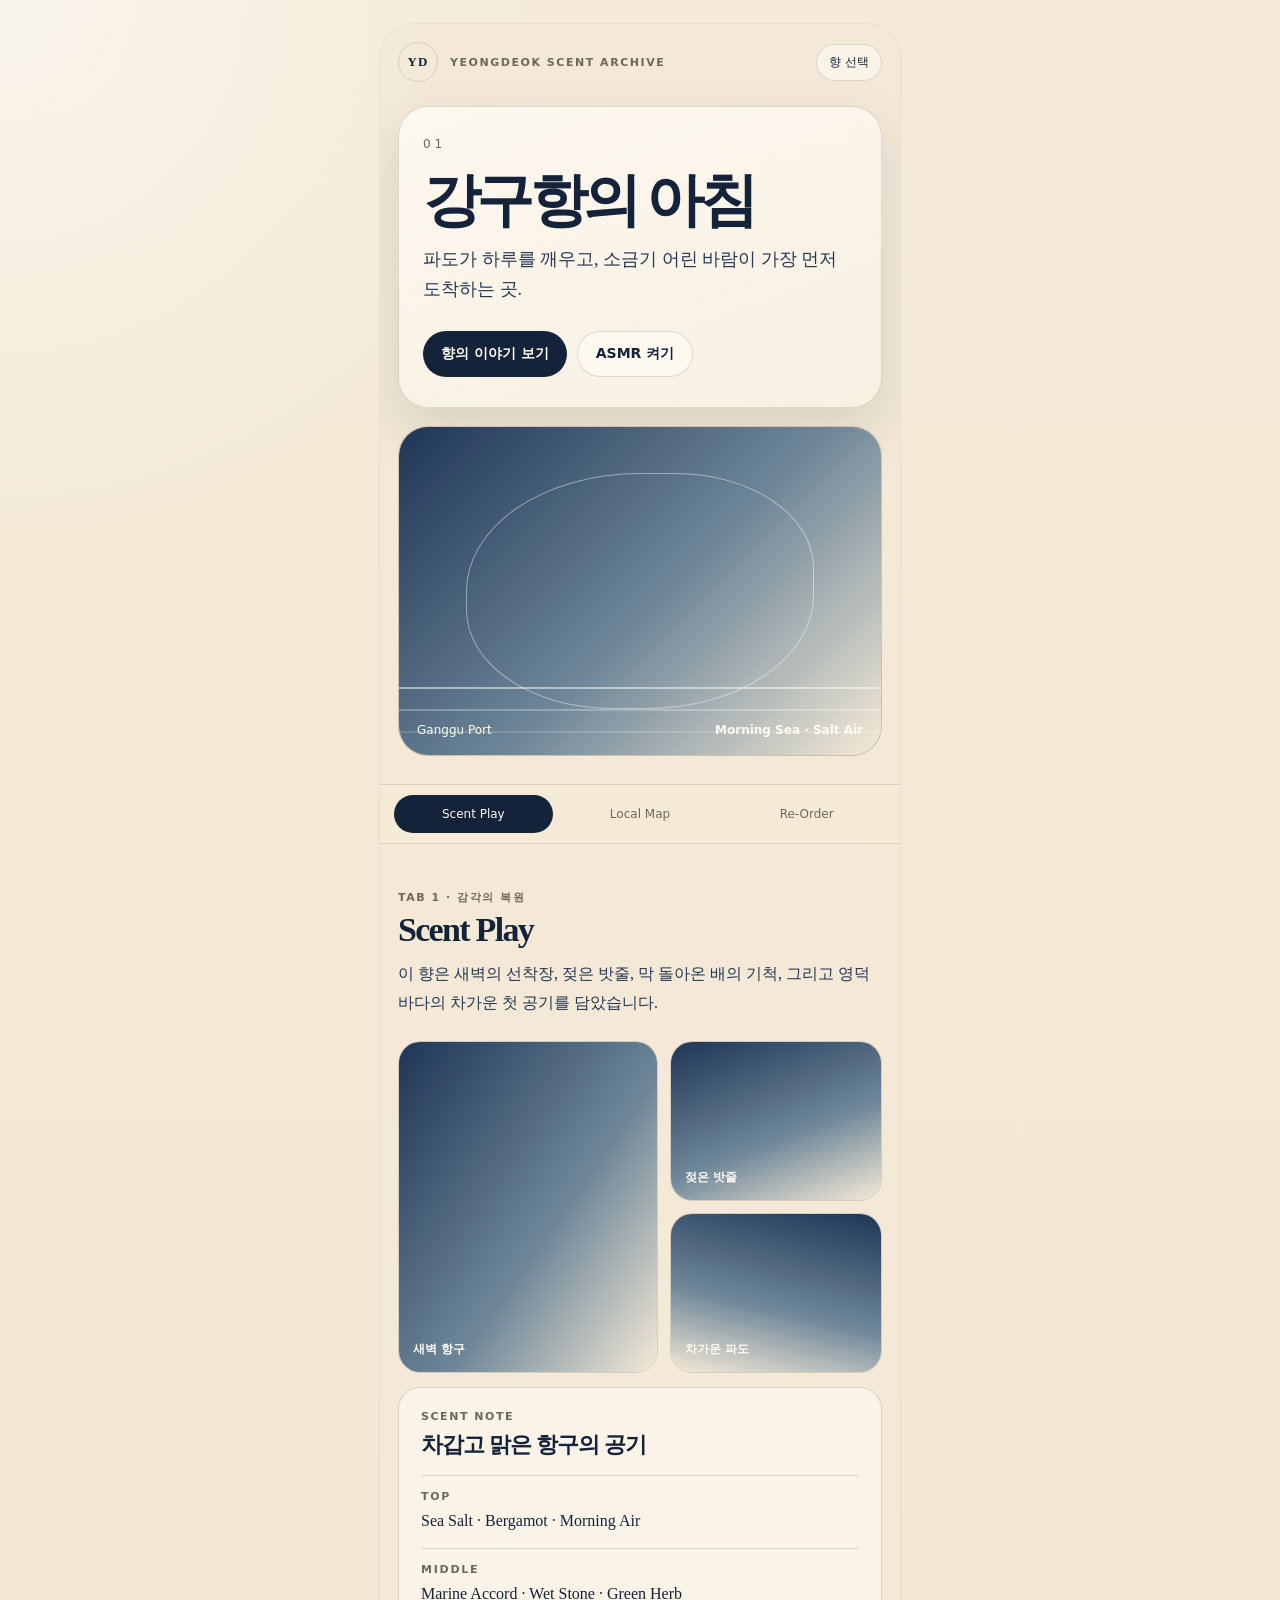
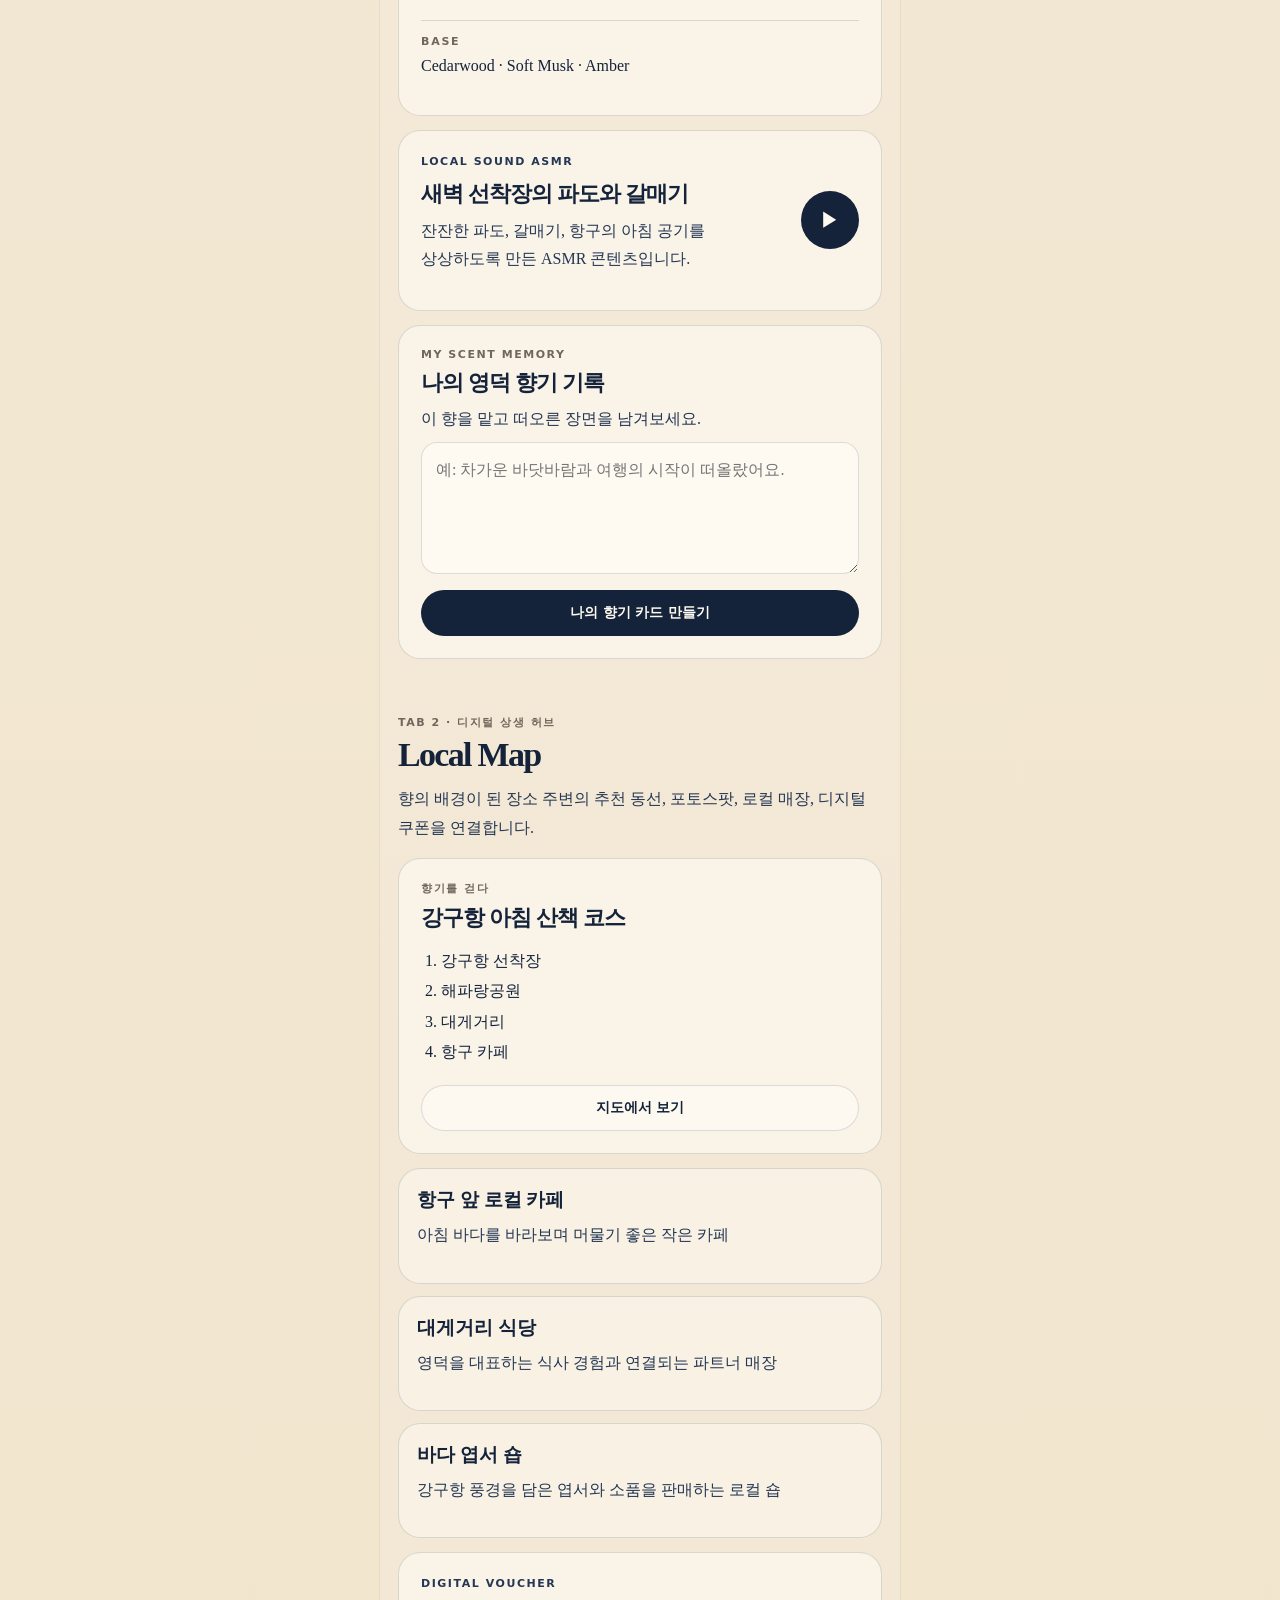
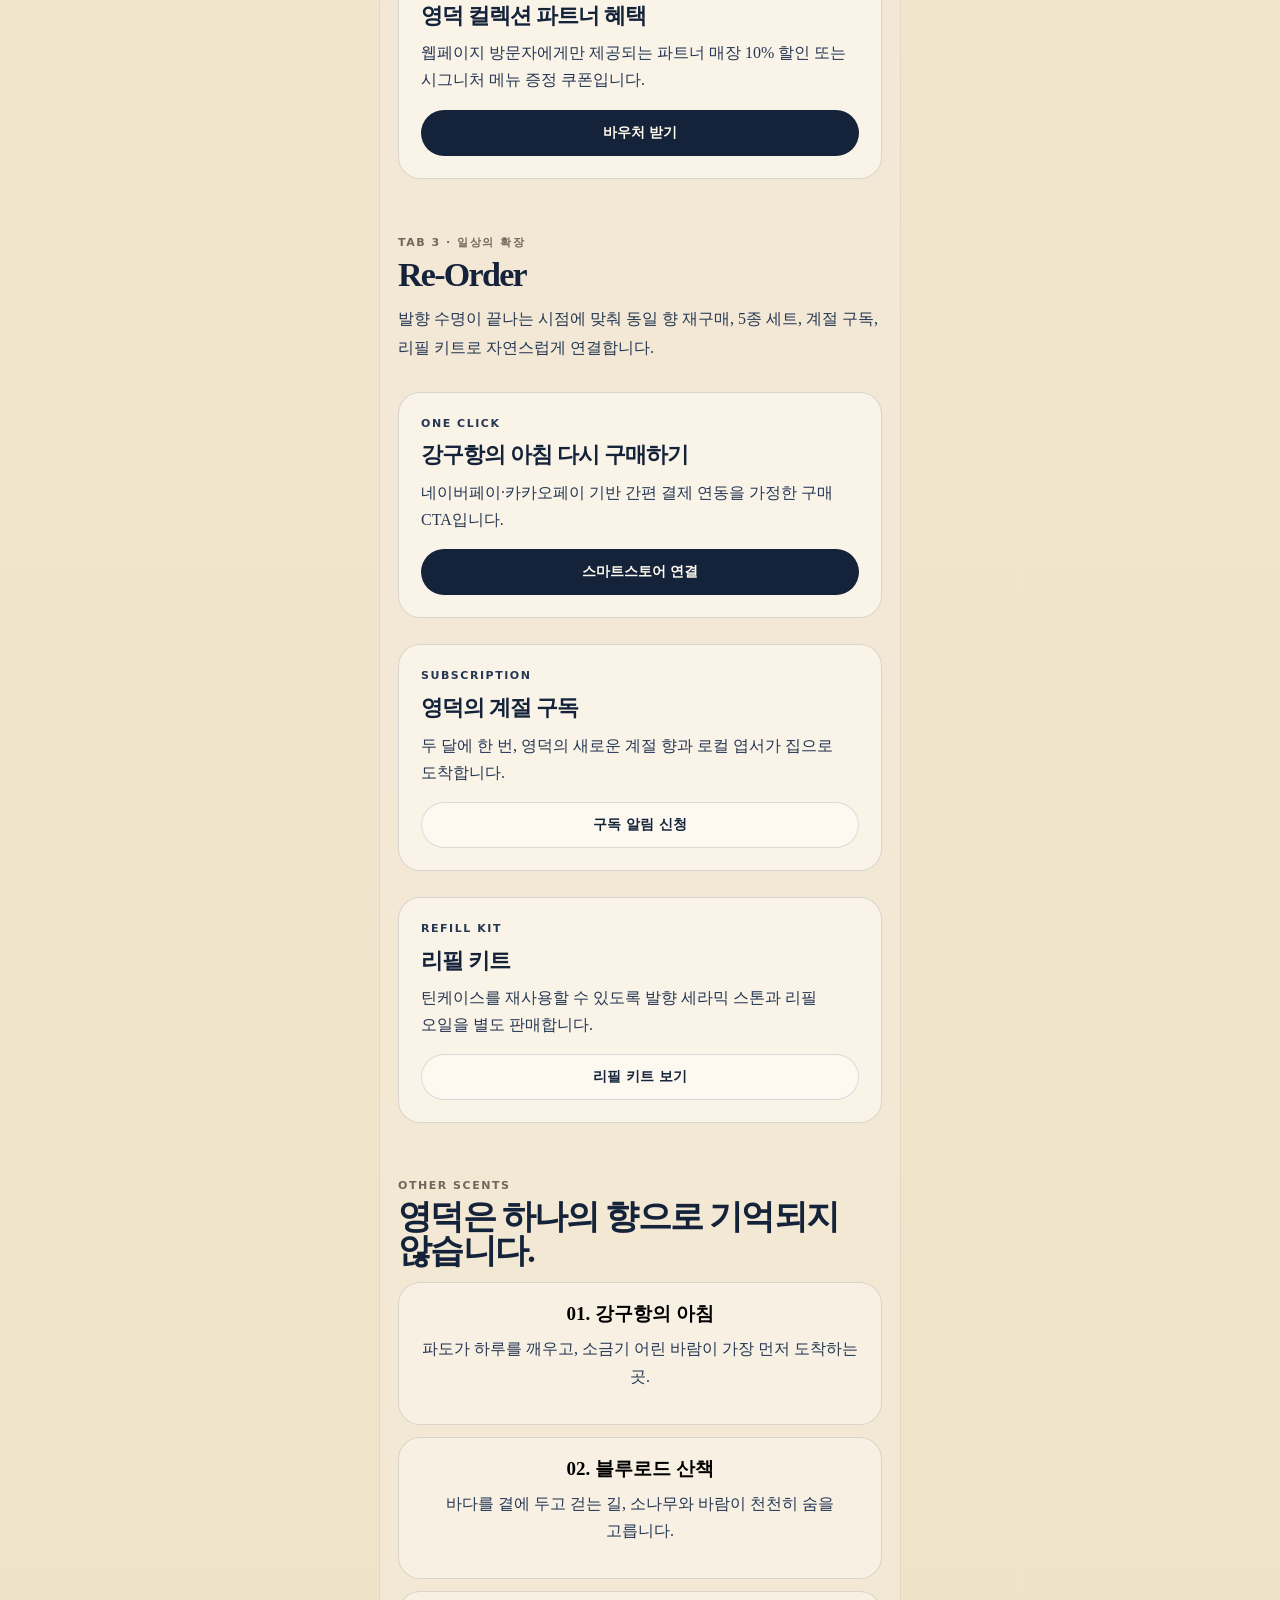
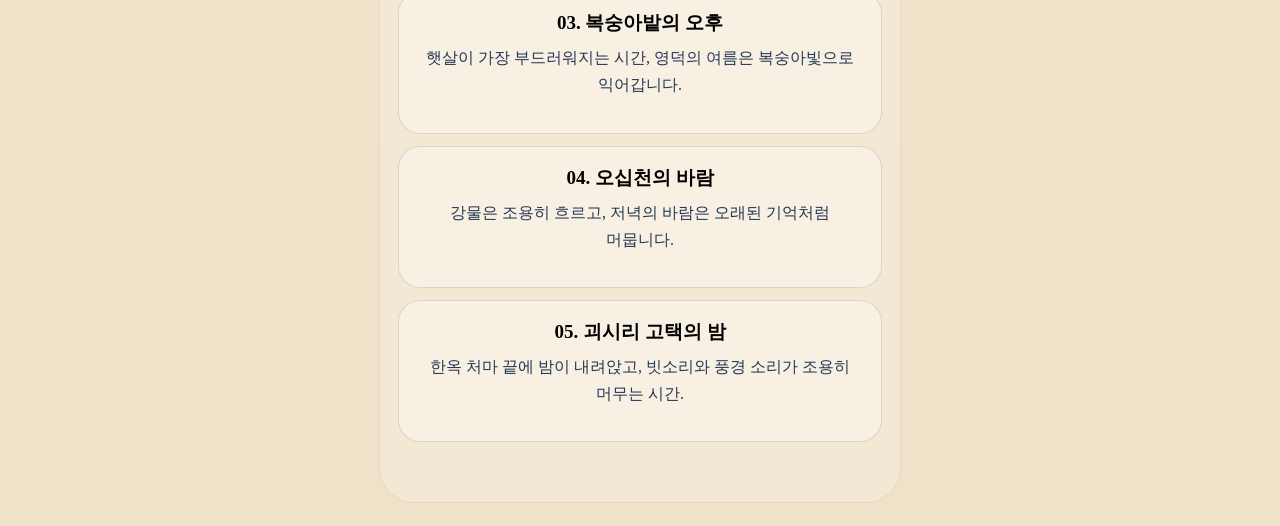
<file: index.html>
<!doctype html>
<html lang="ko">
<head>
  <meta charset="UTF-8" />
  <meta name="viewport" content="width=device-width, initial-scale=1.0, viewport-fit=cover" />
  <meta name="theme-color" content="#f4ead7" />
  <meta name="description" content="영덕 컬렉션 모바일 향기 아카이브" />
  <title>Yeongdeok Scent Archive</title>
  <link rel="preconnect" href="https://cdn.jsdelivr.net" crossorigin />
  <link rel="stylesheet" href="./styles.css" />
</head>
<body>
  <div class="app-shell">
    <header class="hero" id="top">
      <nav class="brand-row" aria-label="브랜드">
        <a class="brand-mark" href="#top" aria-label="처음으로 이동">YD</a>
        <p class="eyebrow">YEONGDEOK SCENT ARCHIVE</p>
        <button class="ghost-button" id="openScentPicker" type="button">향 선택</button>
      </nav>

      <section class="welcome-card" aria-labelledby="scentTitle">
        <p class="scent-number" id="scentNumber">01</p>
        <h1 id="scentTitle">강구항의 아침</h1>
        <p class="lead" id="scentLead">파도가 하루를 깨우고, 소금기 어린 바람이 가장 먼저 도착하는 곳.</p>
        <div class="hero-actions">
          <a class="primary-button" href="#scent-play">향의 이야기 보기</a>
          <button class="secondary-button" id="audioToggle" type="button" aria-pressed="false">ASMR 켜기</button>
        </div>
      </section>

      <div class="visual-card" aria-label="향기 비주얼 카드">
        <div class="visual-gradient" id="visualGradient"></div>
        <div class="visual-caption">
          <span id="placeLabel">Ganggu Port</span>
          <strong id="moodLabel">Morning Sea · Salt Air</strong>
        </div>
      </div>
    </header>

    <main>
      <div class="tab-bar" role="tablist" aria-label="콘텐츠 탭">
        <a href="#scent-play" class="tab-link active">Scent Play</a>
        <a href="#local-map" class="tab-link">Local Map</a>
        <a href="#re-order" class="tab-link">Re-Order</a>
      </div>

      <section class="section" id="scent-play">
        <p class="section-kicker">TAB 1 · 감각의 복원</p>
        <h2>Scent Play</h2>
        <p class="section-copy" id="narrativeText">이 향은 새벽의 선착장, 젖은 밧줄, 막 돌아온 배의 기척, 그리고 영덕 바다의 차가운 첫 공기를 담았습니다.</p>

        <div class="lookbook" id="lookbook" aria-label="비주얼 룩북"></div>

        <article class="note-card">
          <div>
            <p class="mini-label">SCENT NOTE</p>
            <h3 id="noteTitle">차갑고 맑은 항구의 공기</h3>
          </div>
          <dl class="note-list">
            <div><dt>TOP</dt><dd id="topNote">Sea Salt · Bergamot · Morning Air</dd></div>
            <div><dt>MIDDLE</dt><dd id="middleNote">Marine Accord · Wet Stone · Green Herb</dd></div>
            <div><dt>BASE</dt><dd id="baseNote">Cedarwood · Soft Musk · Amber</dd></div>
          </dl>
        </article>

        <article class="sound-card">
          <div>
            <p class="mini-label">LOCAL SOUND ASMR</p>
            <h3 id="soundTitle">새벽 선착장의 파도와 갈매기</h3>
            <p id="soundDesc">사쉐 향을 맡으며 재생하면 일상 공간이 강구항의 아침처럼 느껴지도록 설계한 사운드 경험입니다.</p>
          </div>
          <button class="round-button" id="soundButton" type="button">▶</button>
        </article>

        <article class="memory-card">
          <p class="mini-label">MY SCENT MEMORY</p>
          <h3>나의 영덕 향기 기록</h3>
          <label for="memoryInput">이 향을 맡고 떠오른 장면을 남겨보세요.</label>
          <textarea id="memoryInput" rows="4" placeholder="예: 차가운 바닷바람과 여행의 시작이 떠올랐어요."></textarea>
          <button class="primary-button full" id="makeMemory" type="button">나의 향기 카드 만들기</button>
          <div class="memory-output" id="memoryOutput" hidden></div>
        </article>
      </section>

      <section class="section" id="local-map">
        <p class="section-kicker">TAB 2 · 디지털 상생 허브</p>
        <h2>Local Map</h2>
        <p class="section-copy">향의 배경이 된 장소 주변의 추천 동선, 포토스팟, 로컬 매장, 디지털 쿠폰을 연결합니다.</p>

        <article class="route-card">
          <p class="mini-label">향기를 걷다</p>
          <h3 id="routeTitle">강구항 아침 산책 코스</h3>
          <ol class="route-list" id="routeList"></ol>
          <a class="secondary-button full" id="mapLink" href="https://map.naver.com/" target="_blank" rel="noreferrer">지도에서 보기</a>
        </article>

        <div class="partner-grid" id="partnerGrid" aria-label="로컬 파트너 매장"></div>

        <article class="voucher-card">
          <p class="mini-label">DIGITAL VOUCHER</p>
          <h3>영덕 컬렉션 파트너 혜택</h3>
          <p>웹페이지 방문자에게만 제공되는 파트너 매장 10% 할인 또는 시그니처 메뉴 증정 쿠폰입니다.</p>
          <button class="primary-button full" id="voucherButton" type="button">바우처 받기</button>
          <p class="voucher-code" id="voucherCode" hidden>YDSCENT-LOCAL10</p>
        </article>
      </section>

      <section class="section" id="re-order">
        <p class="section-kicker">TAB 3 · 일상의 확장</p>
        <h2>Re-Order</h2>
        <p class="section-copy">발향 수명이 끝나는 시점에 맞춰 동일 향 재구매, 5종 세트, 계절 구독, 리필 키트로 자연스럽게 연결합니다.</p>

        <div class="commerce-grid">
          <article class="commerce-card">
            <p class="mini-label">ONE CLICK</p>
            <h3 id="reorderTitle">강구항의 아침 다시 구매하기</h3>
            <p>네이버페이·카카오페이 기반 간편 결제 연동을 가정한 구매 CTA입니다.</p>
            <a class="primary-button full" href="#" aria-label="스마트스토어 준비 중">스마트스토어 연결</a>
          </article>
          <article class="commerce-card">
            <p class="mini-label">SUBSCRIPTION</p>
            <h3>영덕의 계절 구독</h3>
            <p>두 달에 한 번, 영덕의 새로운 계절 향과 로컬 엽서가 집으로 도착합니다.</p>
            <a class="secondary-button full" href="#">구독 알림 신청</a>
          </article>
          <article class="commerce-card">
            <p class="mini-label">REFILL KIT</p>
            <h3>리필 키트</h3>
            <p>틴케이스를 재사용할 수 있도록 발향 세라믹 스톤과 리필 오일을 별도 판매합니다.</p>
            <a class="secondary-button full" href="#">리필 키트 보기</a>
          </article>
        </div>
      </section>

      <section class="section other-section">
        <p class="section-kicker">OTHER SCENTS</p>
        <h2>영덕은 하나의 향으로 기억되지 않습니다.</h2>
        <div class="scent-grid" id="scentGrid"></div>
      </section>
    </main>
  </div>

  <dialog class="scent-dialog" id="scentDialog">
    <form method="dialog">
      <div class="dialog-head">
        <h2>향 선택</h2>
        <button class="ghost-button" value="close" aria-label="닫기">닫기</button>
      </div>
      <div class="dialog-list" id="dialogList"></div>
    </form>
  </dialog>

  <script src="./app.js" defer></script>
</body>
</html>
</file>
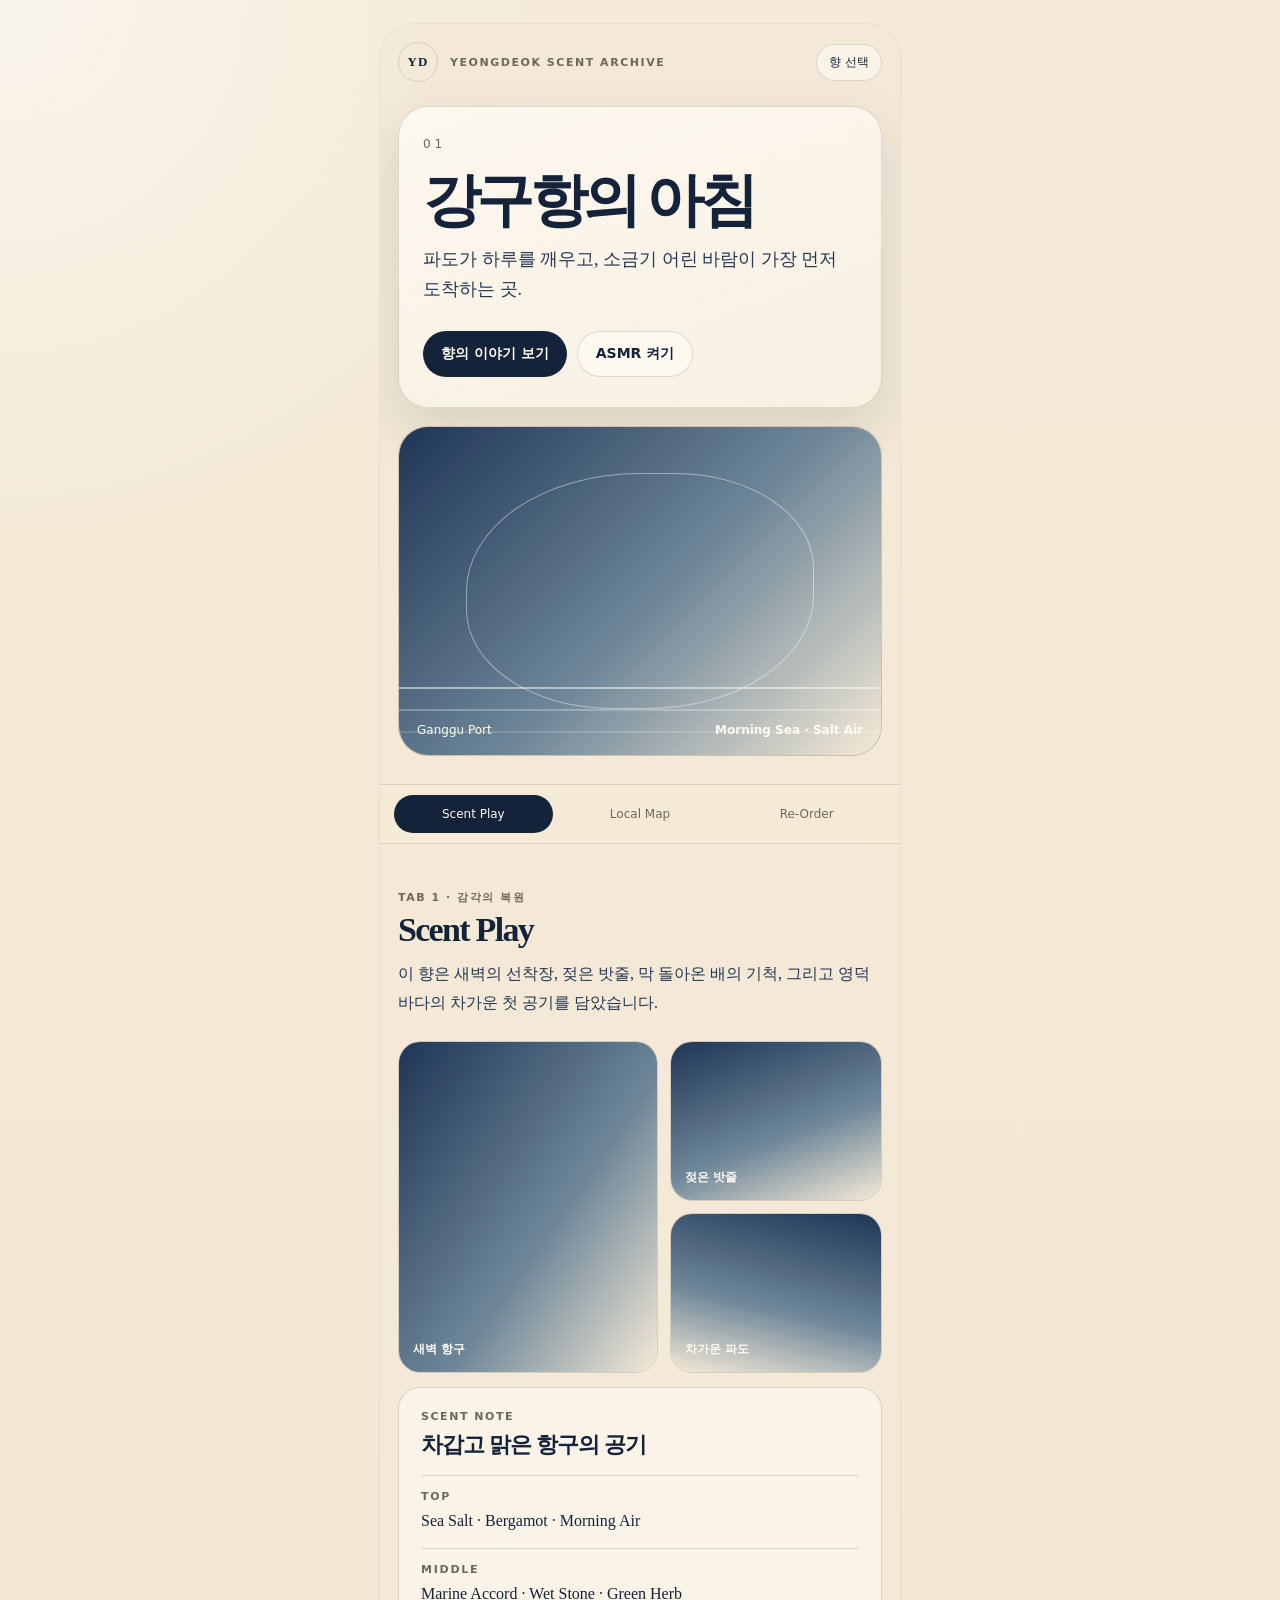
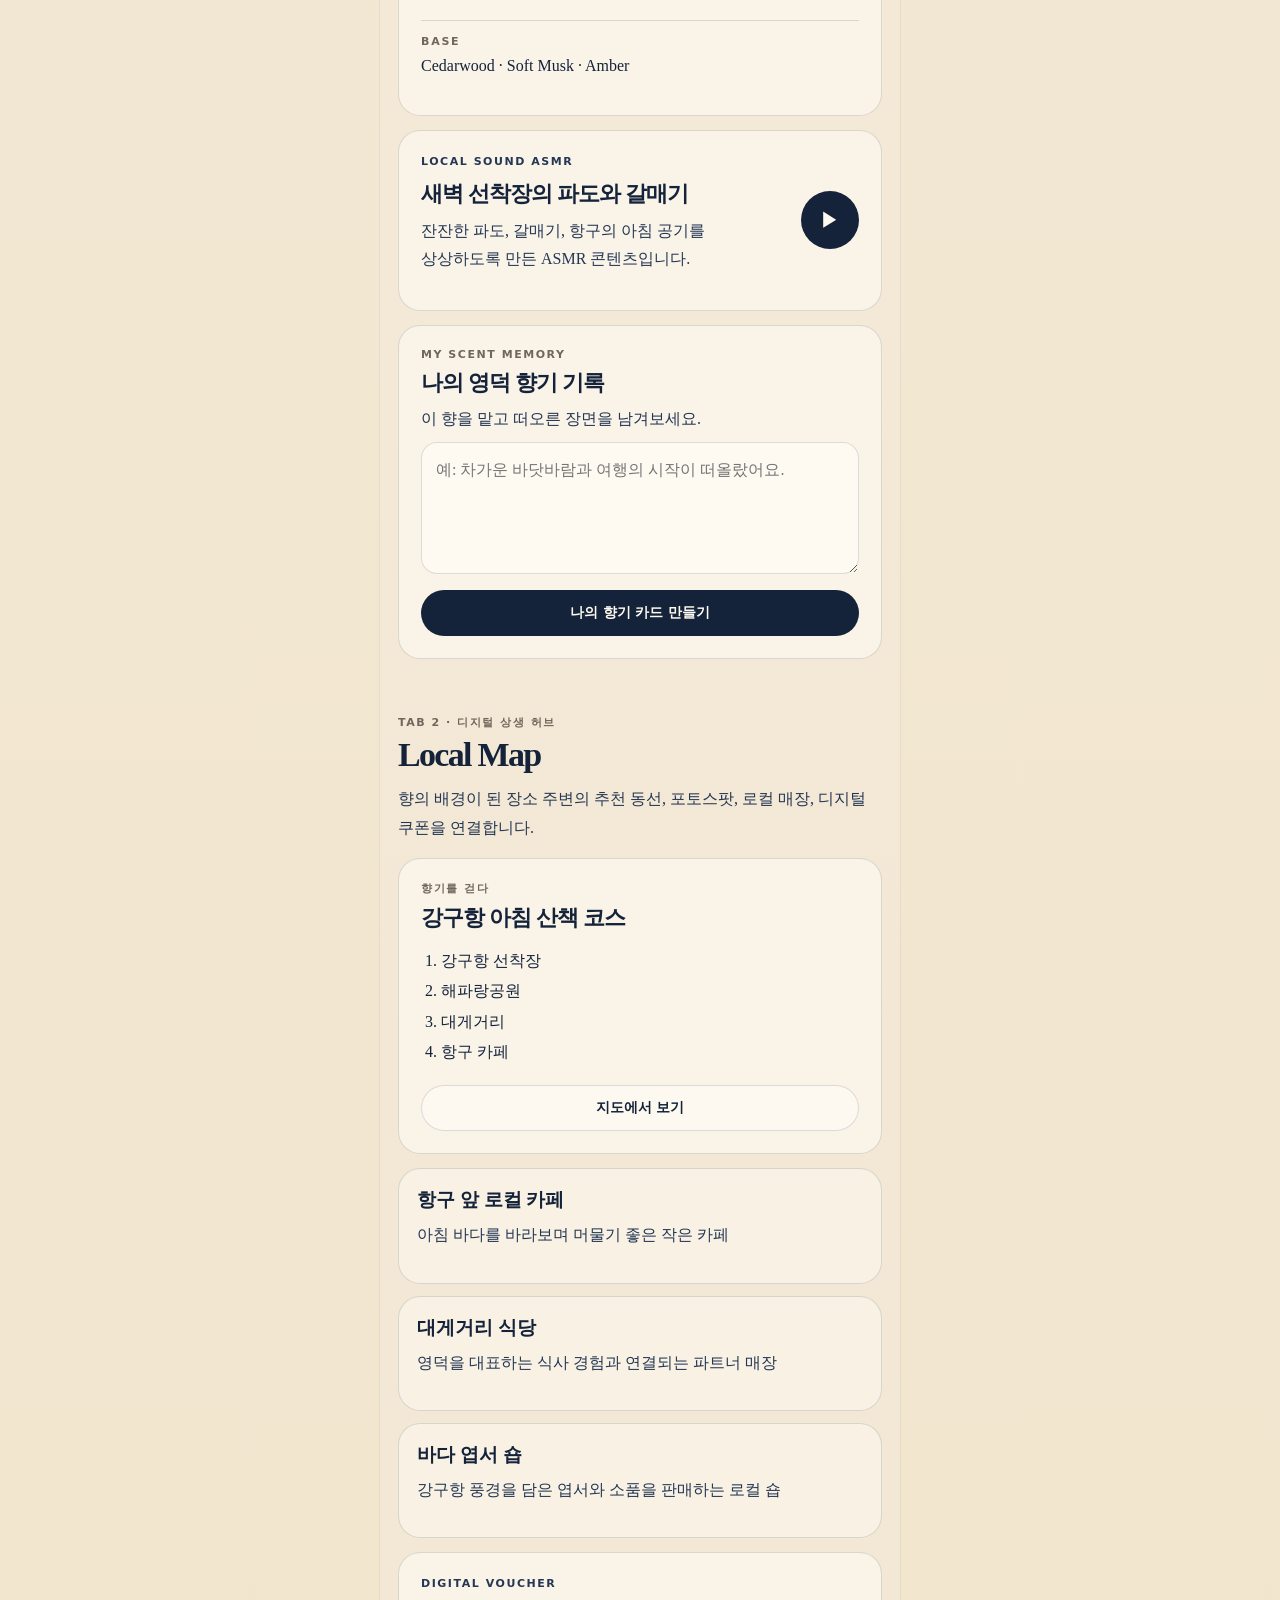
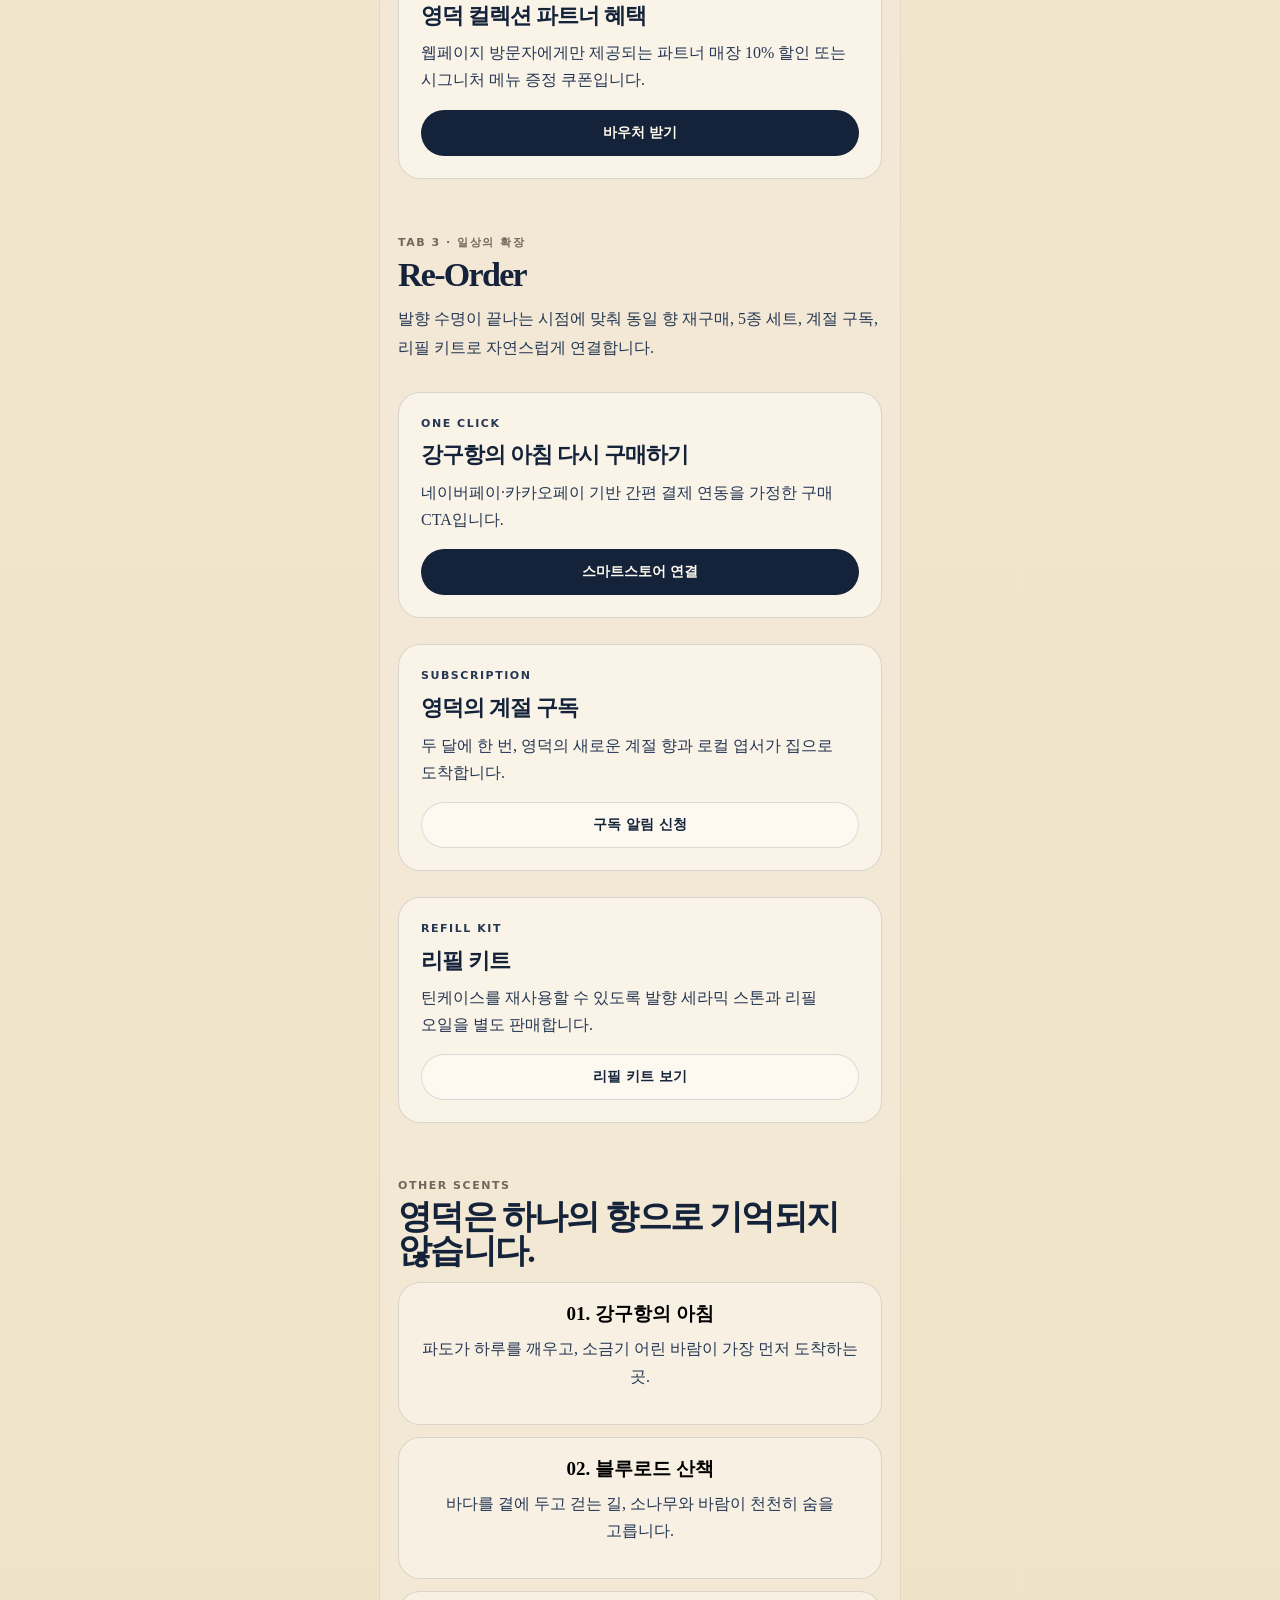
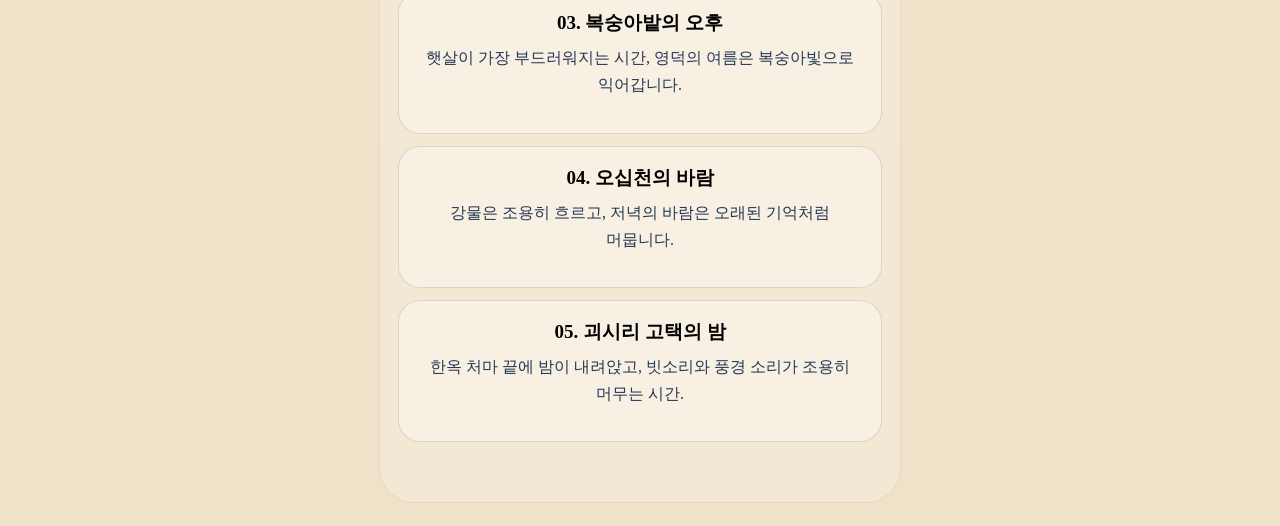
<file: scent/01/index.html>
<!doctype html><html lang="ko"><head><meta charset="utf-8"><meta name="viewport" content="width=device-width,initial-scale=1"><title>강구항의 아침</title><meta http-equiv="refresh" content="0; url=../../?scent=01"><script>location.replace('../../?scent=01')</script></head><body><a href="../../?scent=01">강구항의 아침으로 이동</a></body></html>
</file>
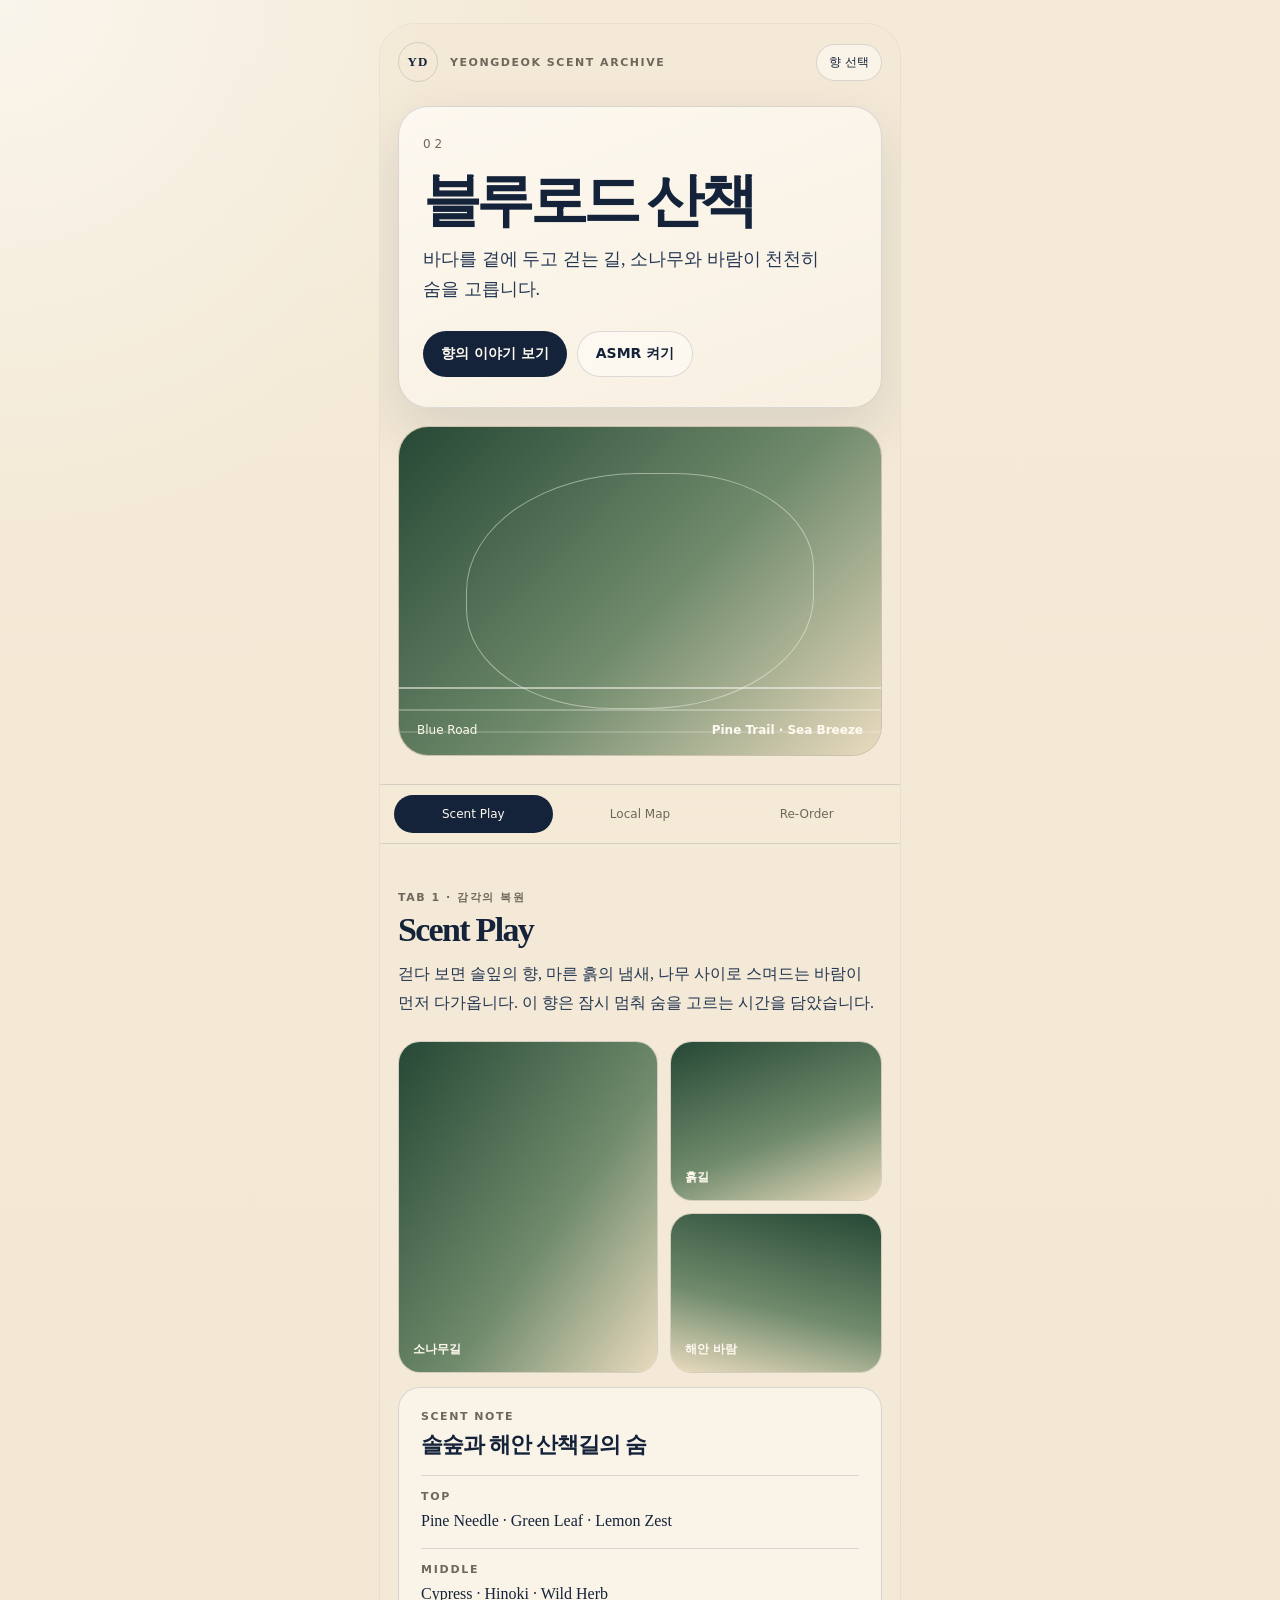
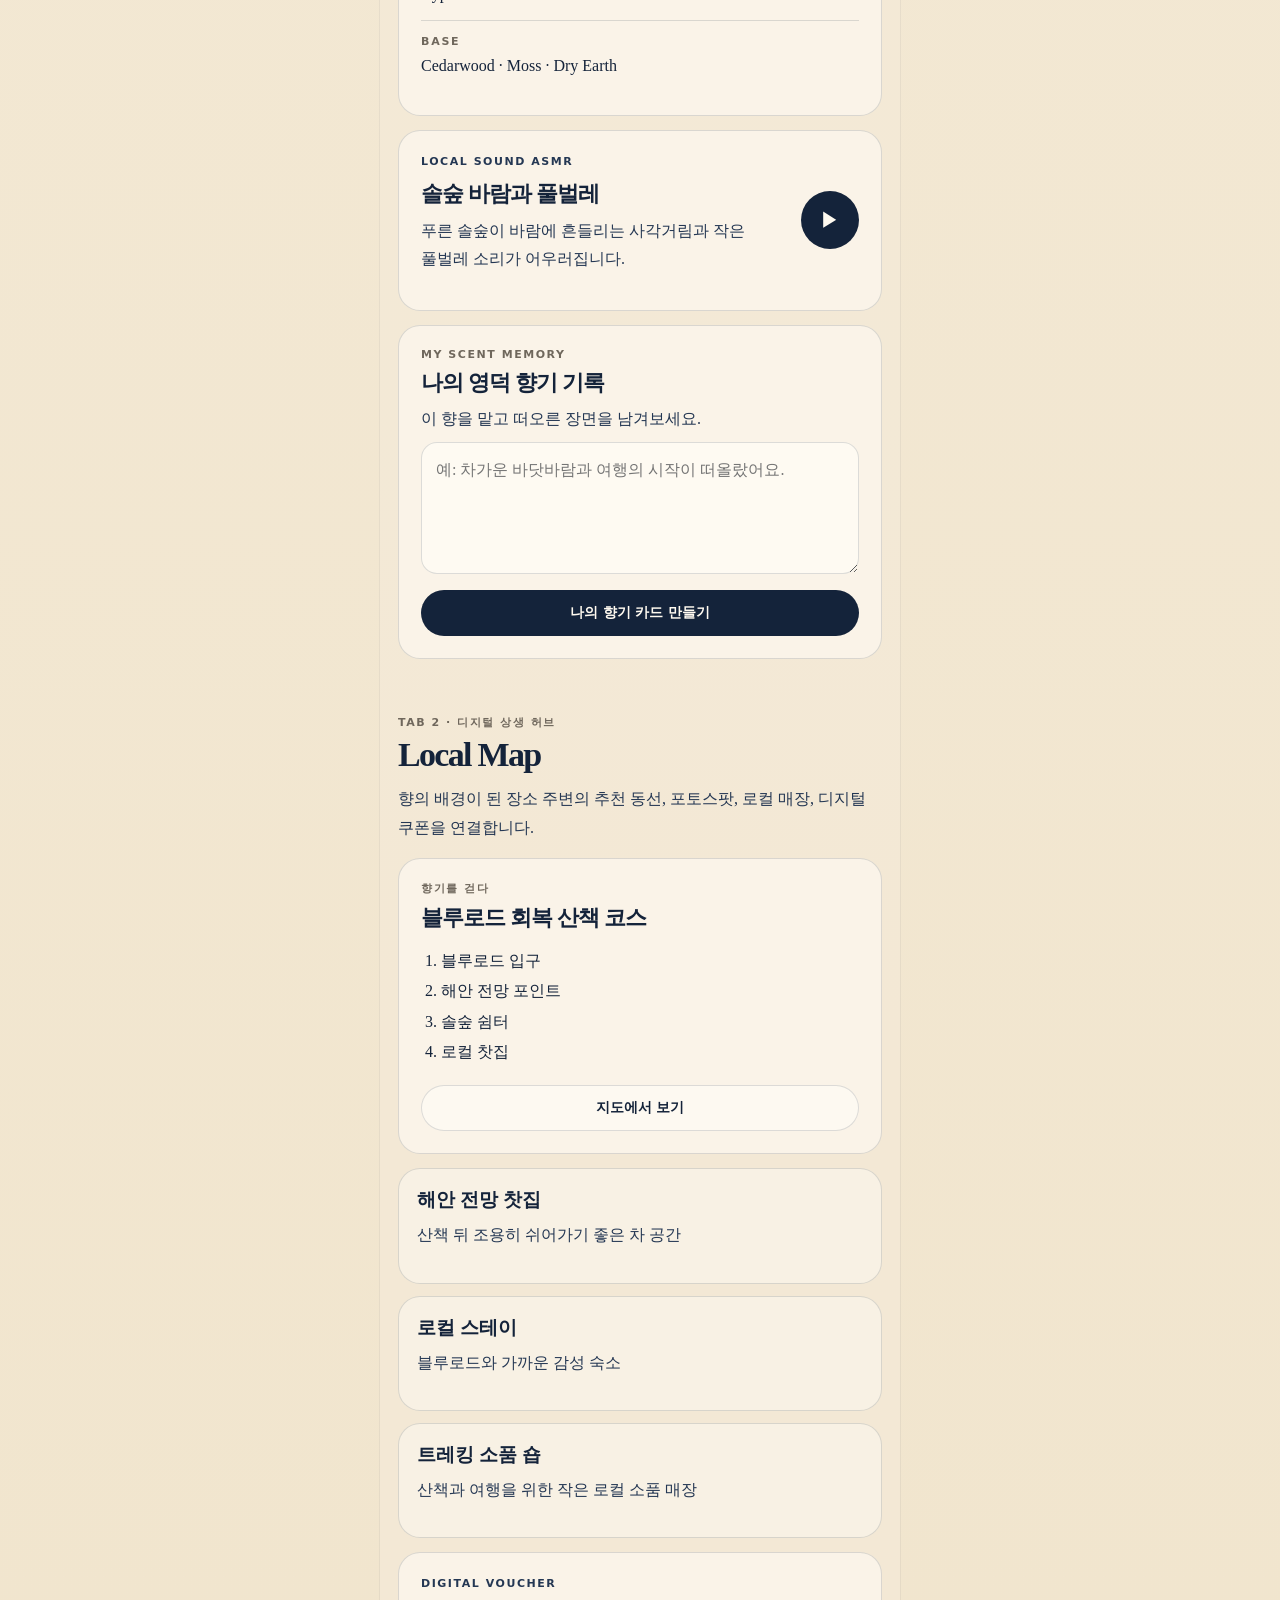
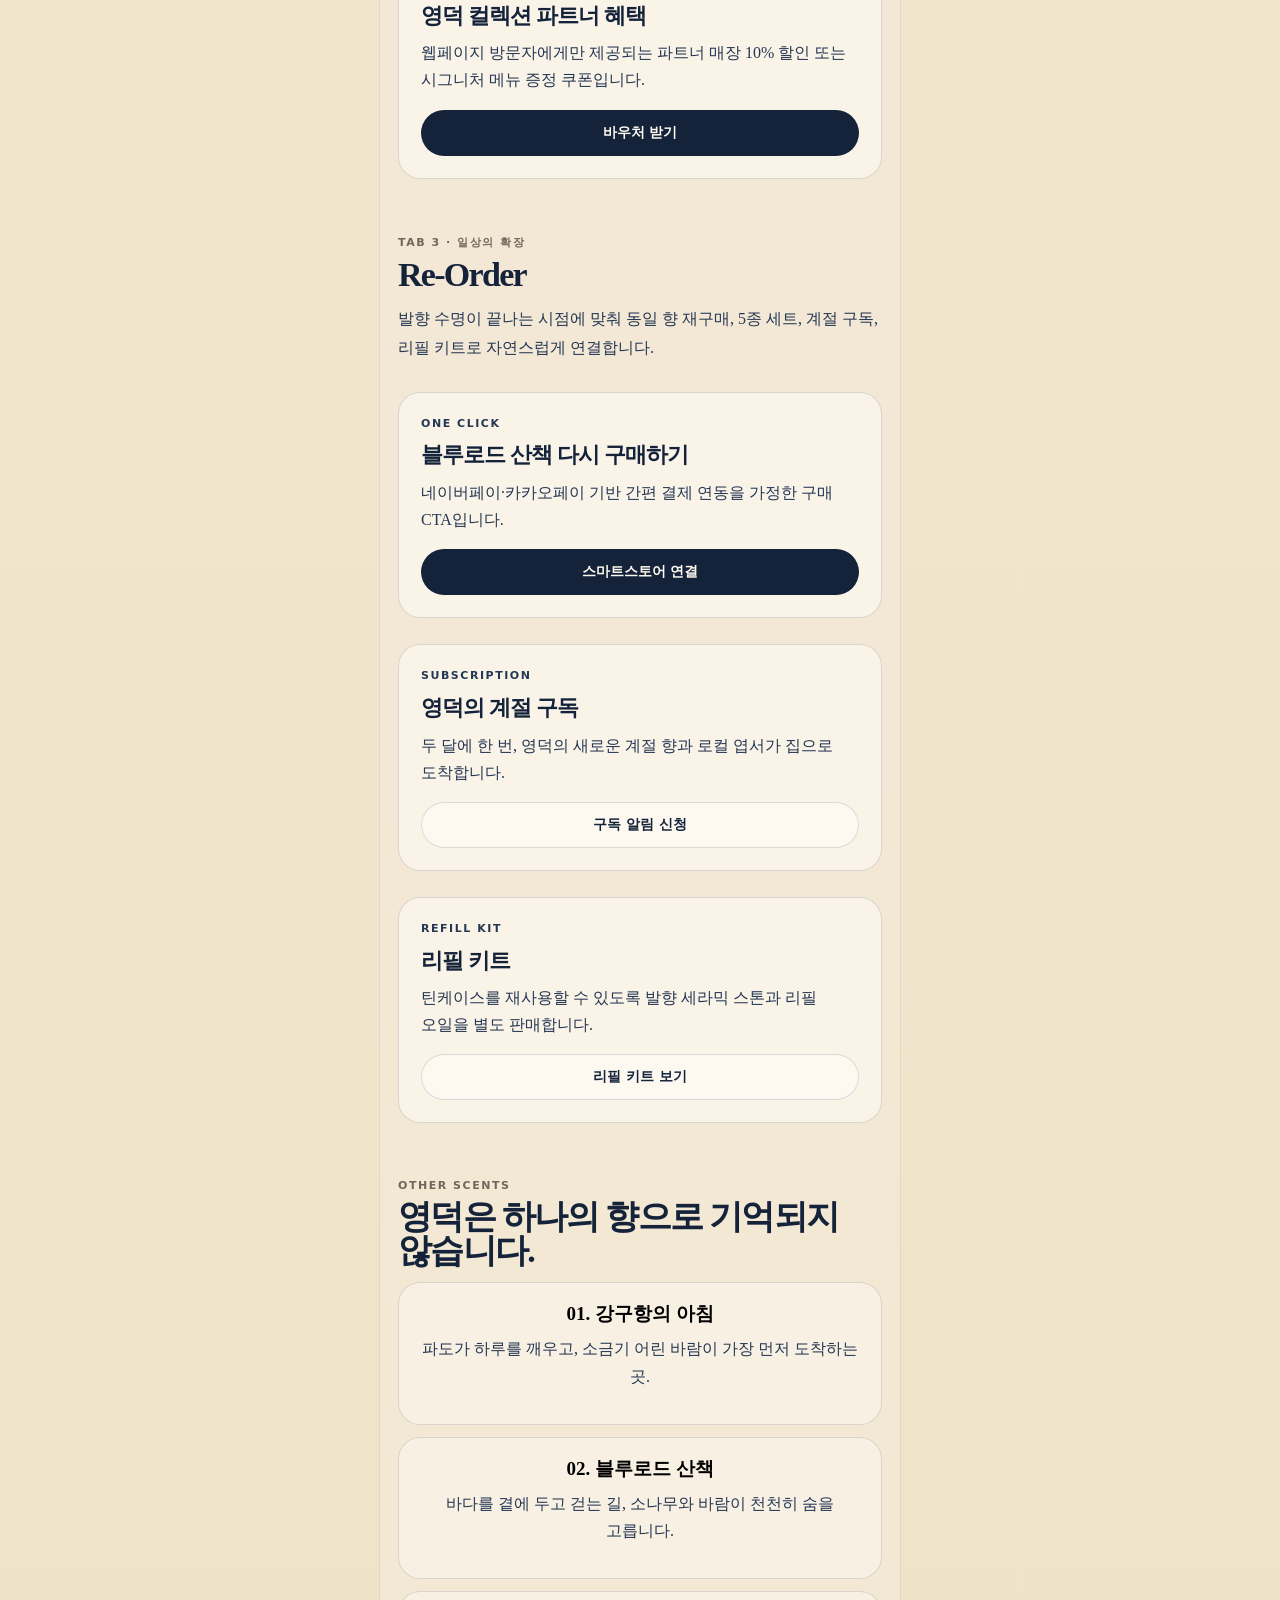
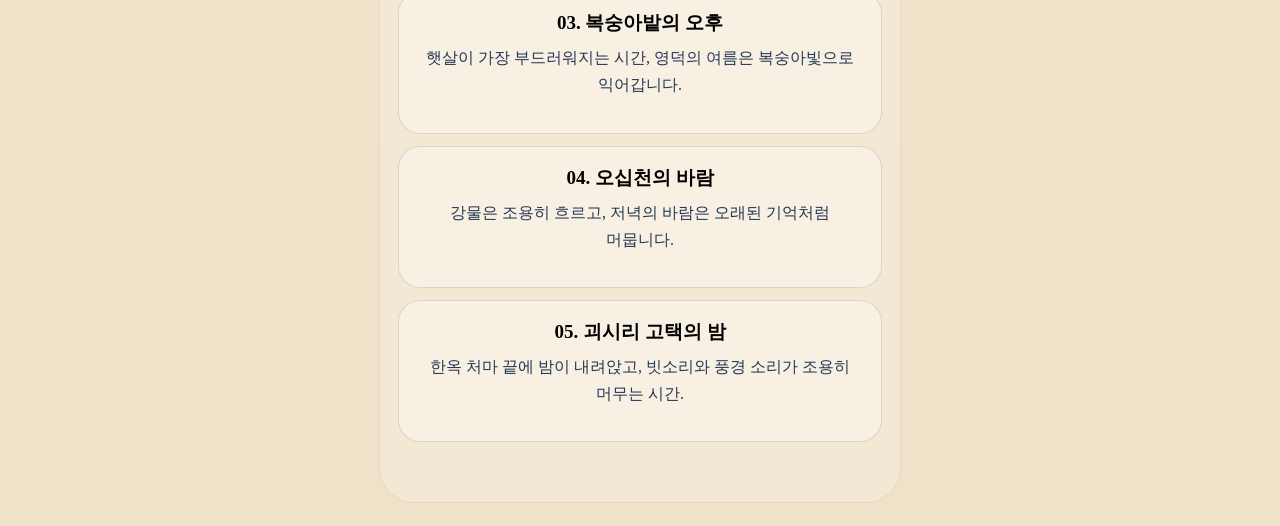
<file: scent/02/index.html>
<!doctype html><html lang="ko"><head><meta charset="utf-8"><meta name="viewport" content="width=device-width,initial-scale=1"><title>블루로드 산책</title><meta http-equiv="refresh" content="0; url=../../?scent=02"><script>location.replace('../../?scent=02')</script></head><body><a href="../../?scent=02">블루로드 산책으로 이동</a></body></html>
</file>
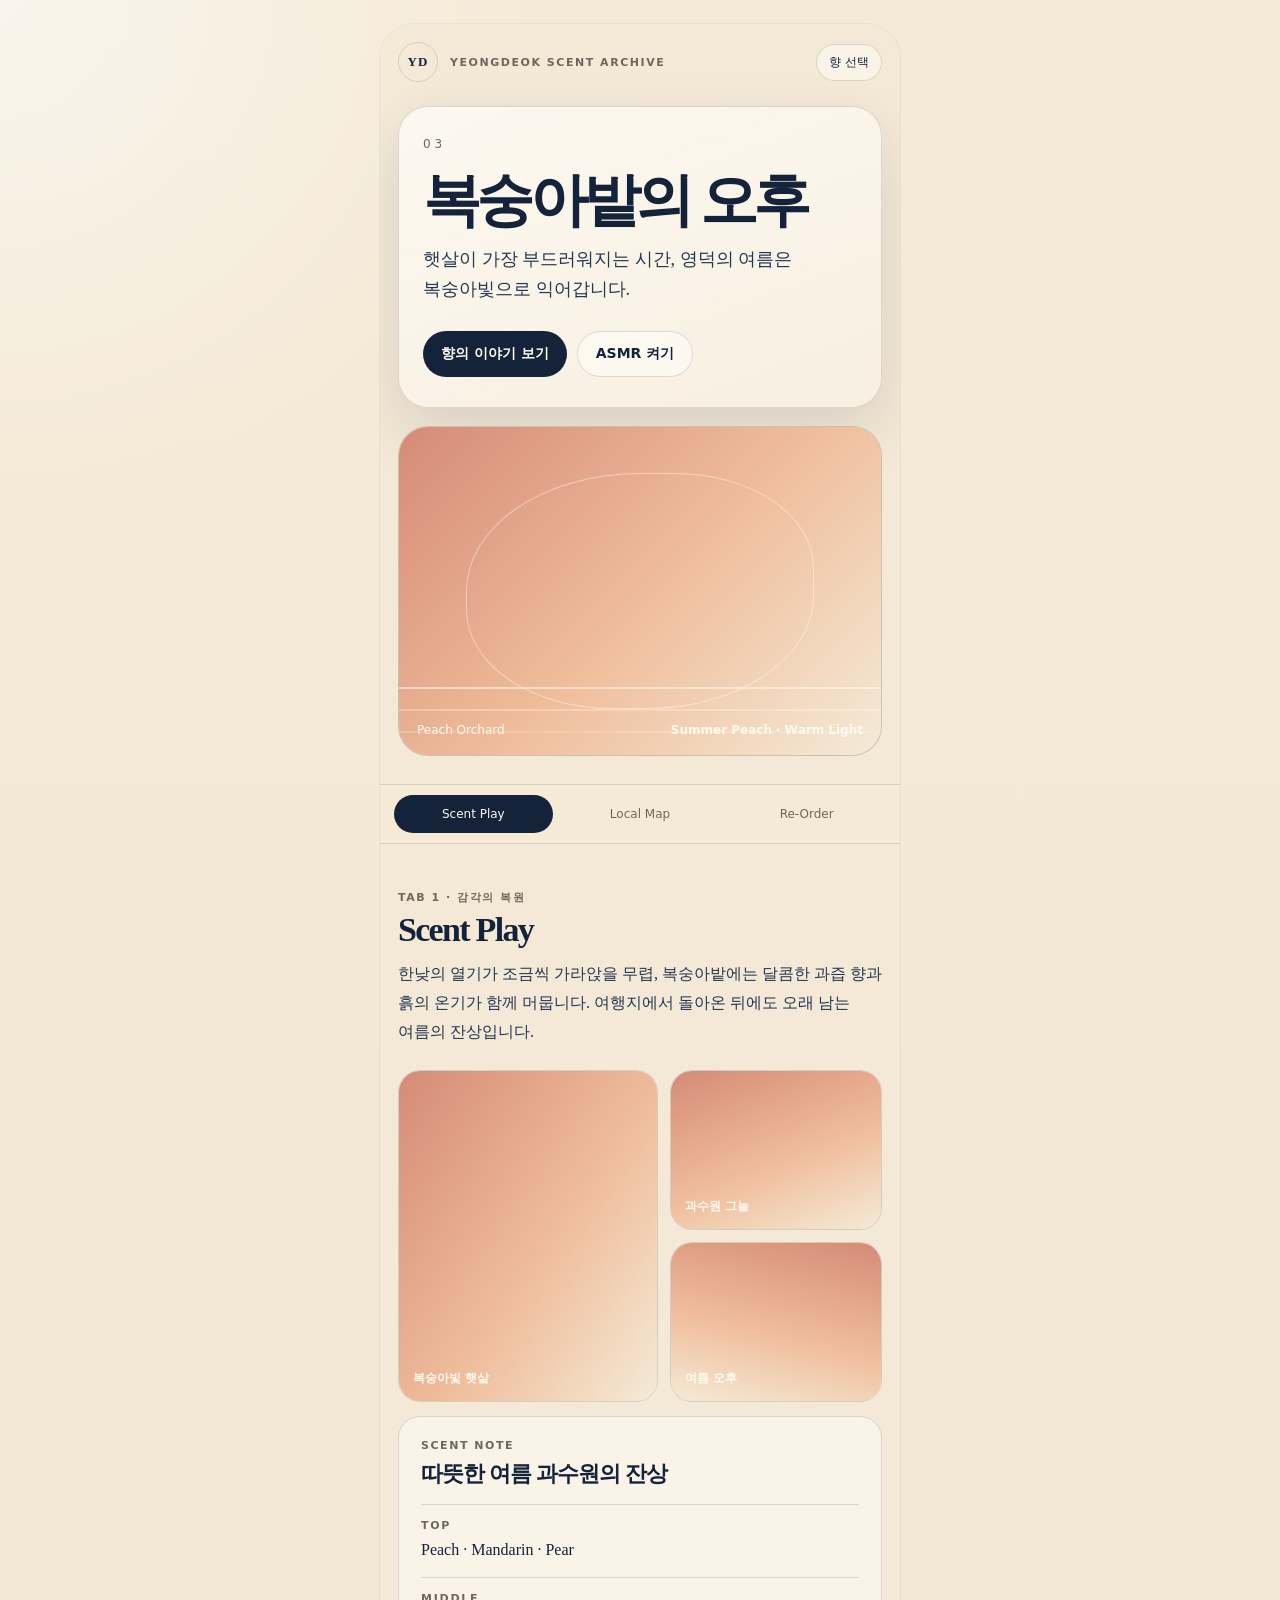
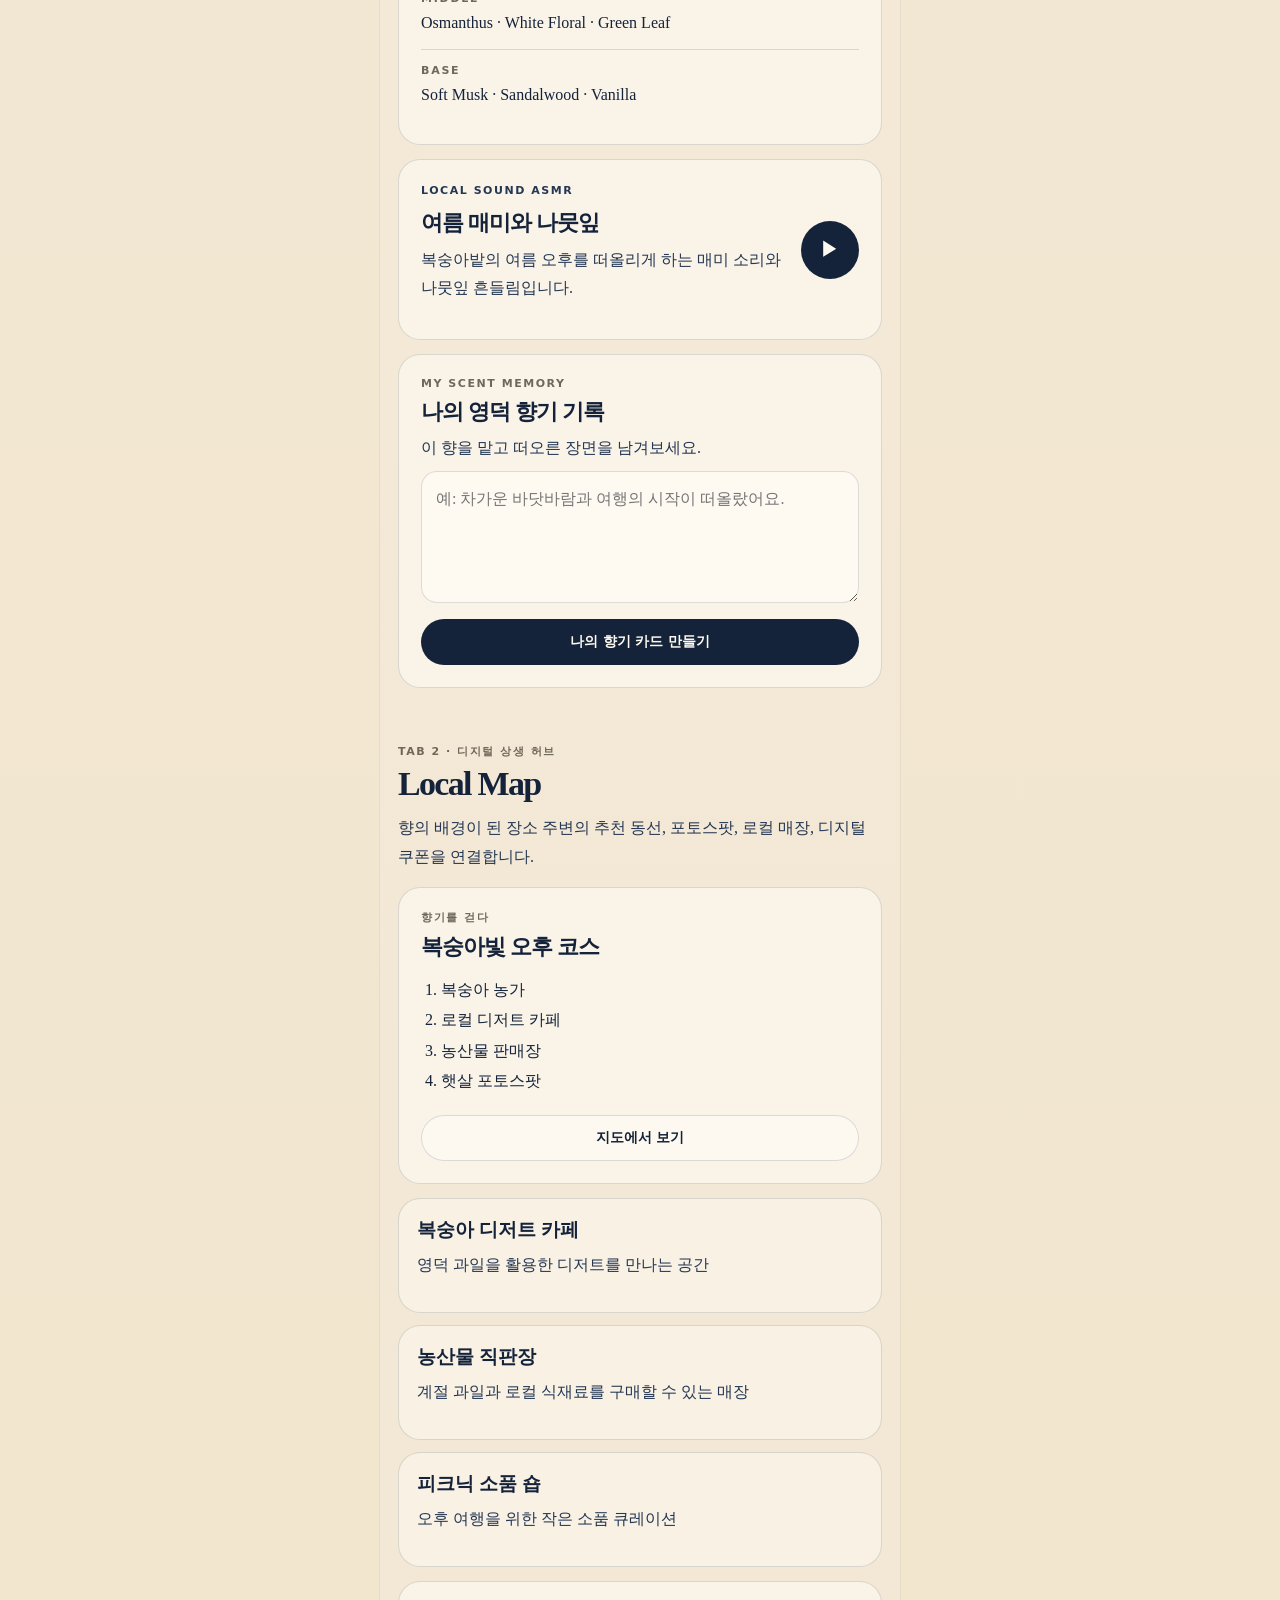
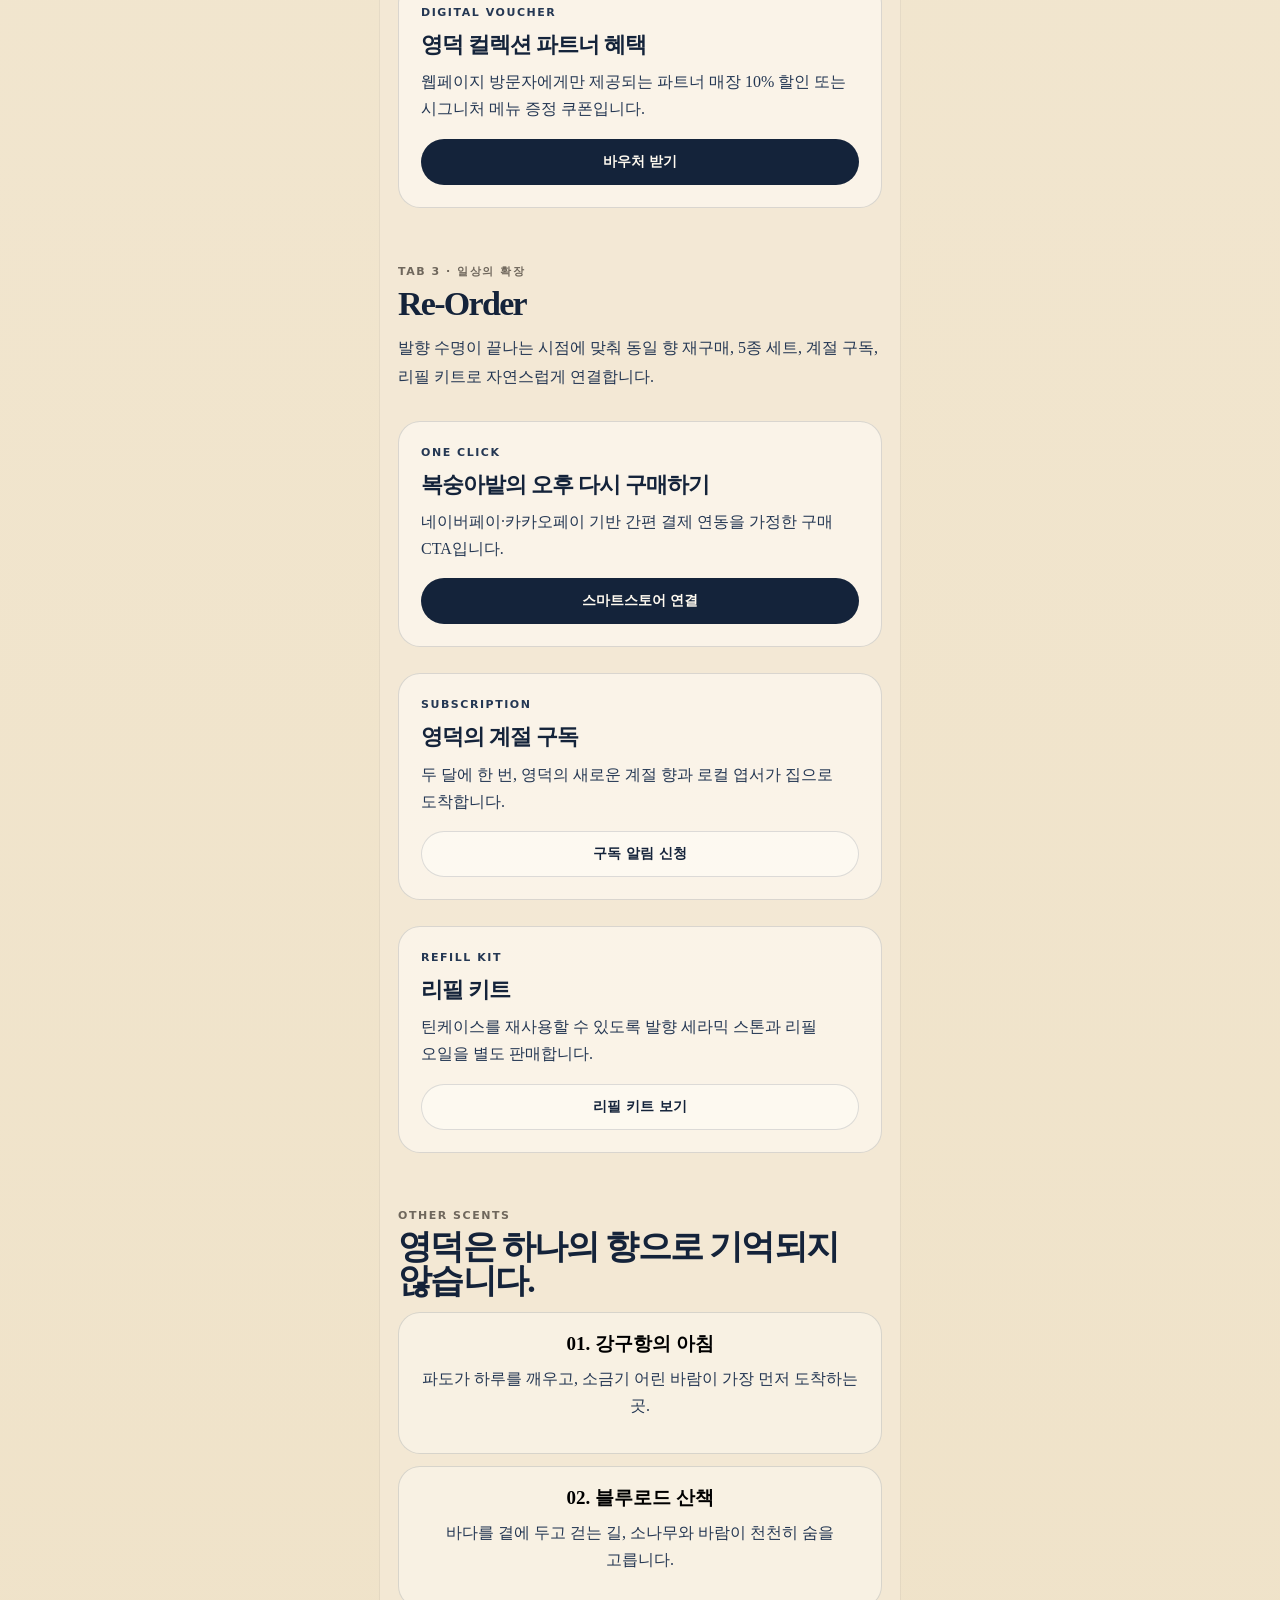
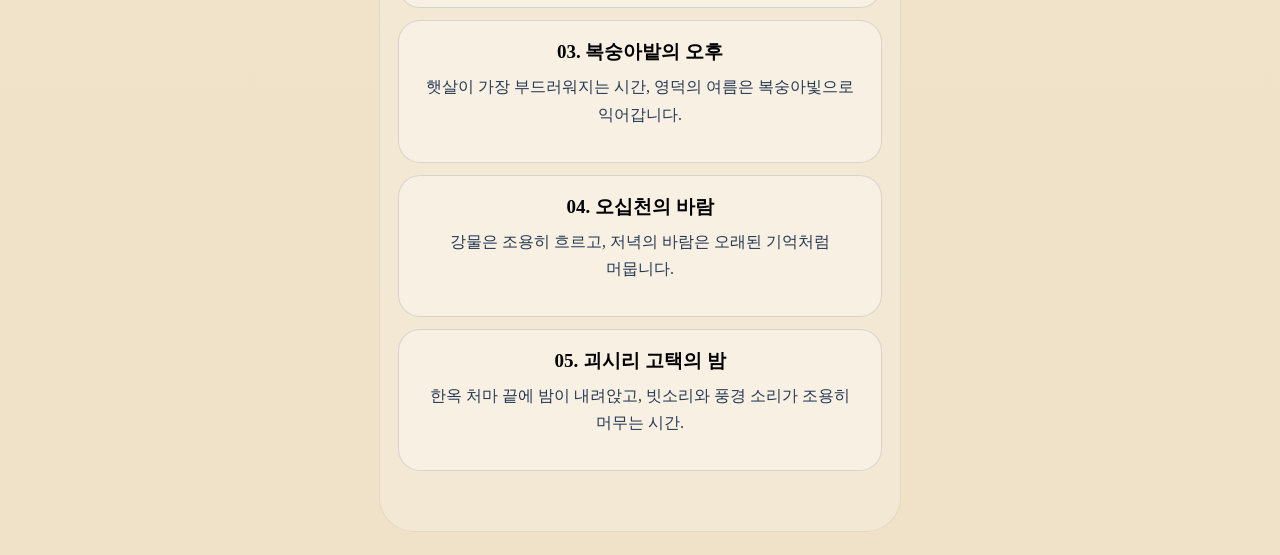
<file: scent/03/index.html>
<!doctype html><html lang="ko"><head><meta charset="utf-8"><meta name="viewport" content="width=device-width,initial-scale=1"><title>복숭아밭의 오후</title><meta http-equiv="refresh" content="0; url=../../?scent=03"><script>location.replace('../../?scent=03')</script></head><body><a href="../../?scent=03">복숭아밭의 오후로 이동</a></body></html>
</file>
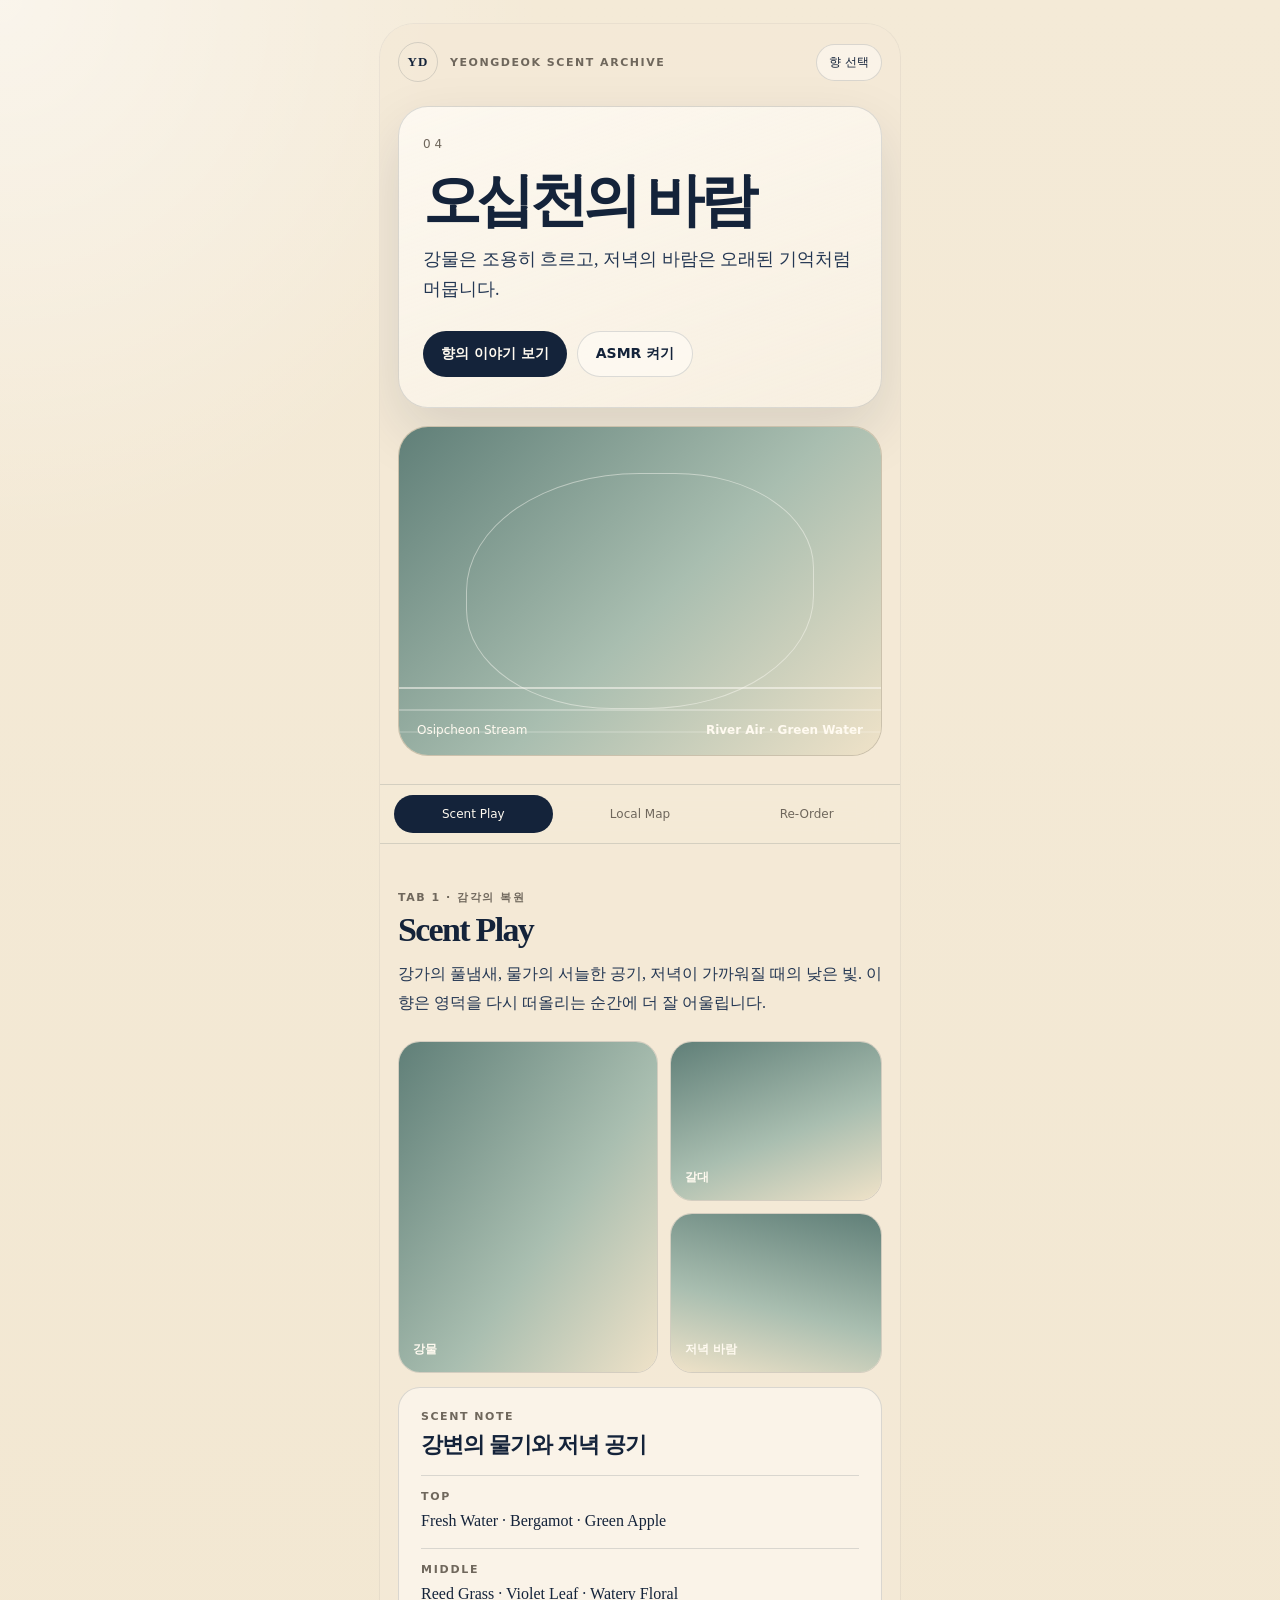
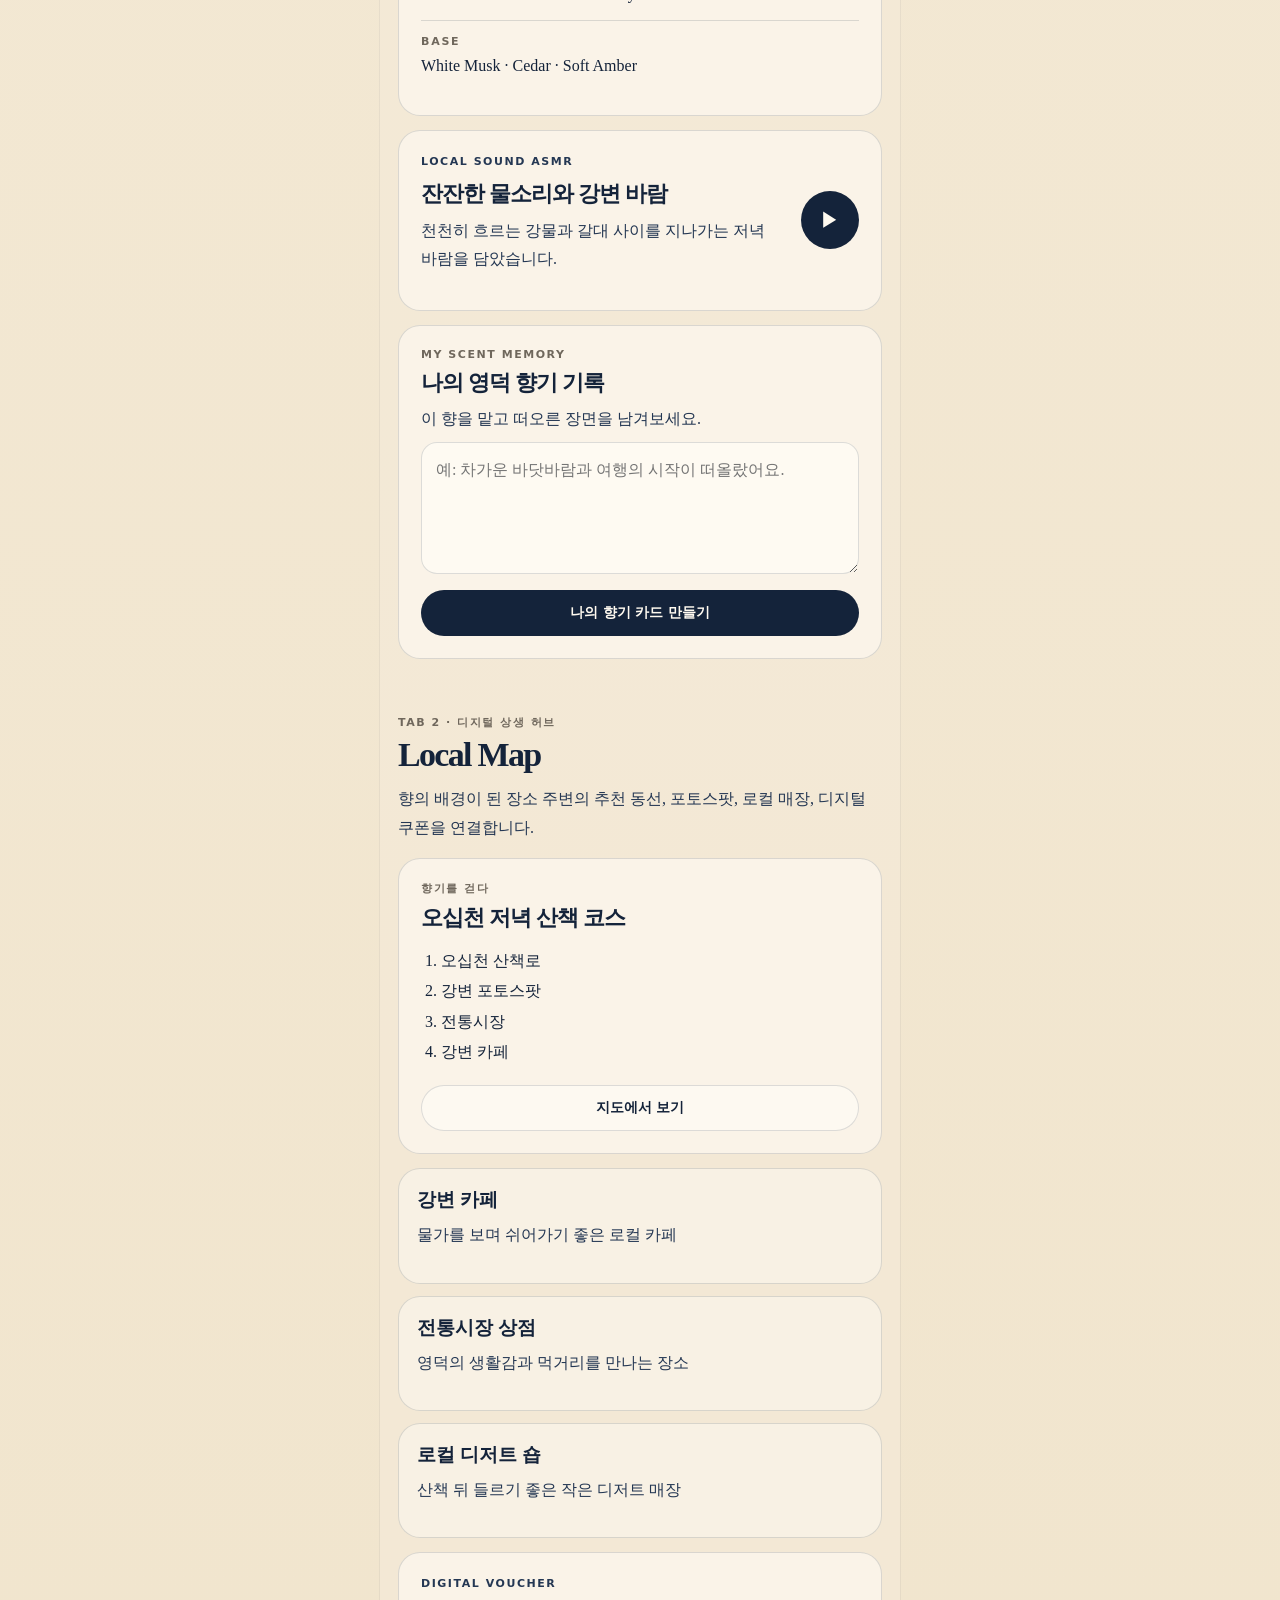
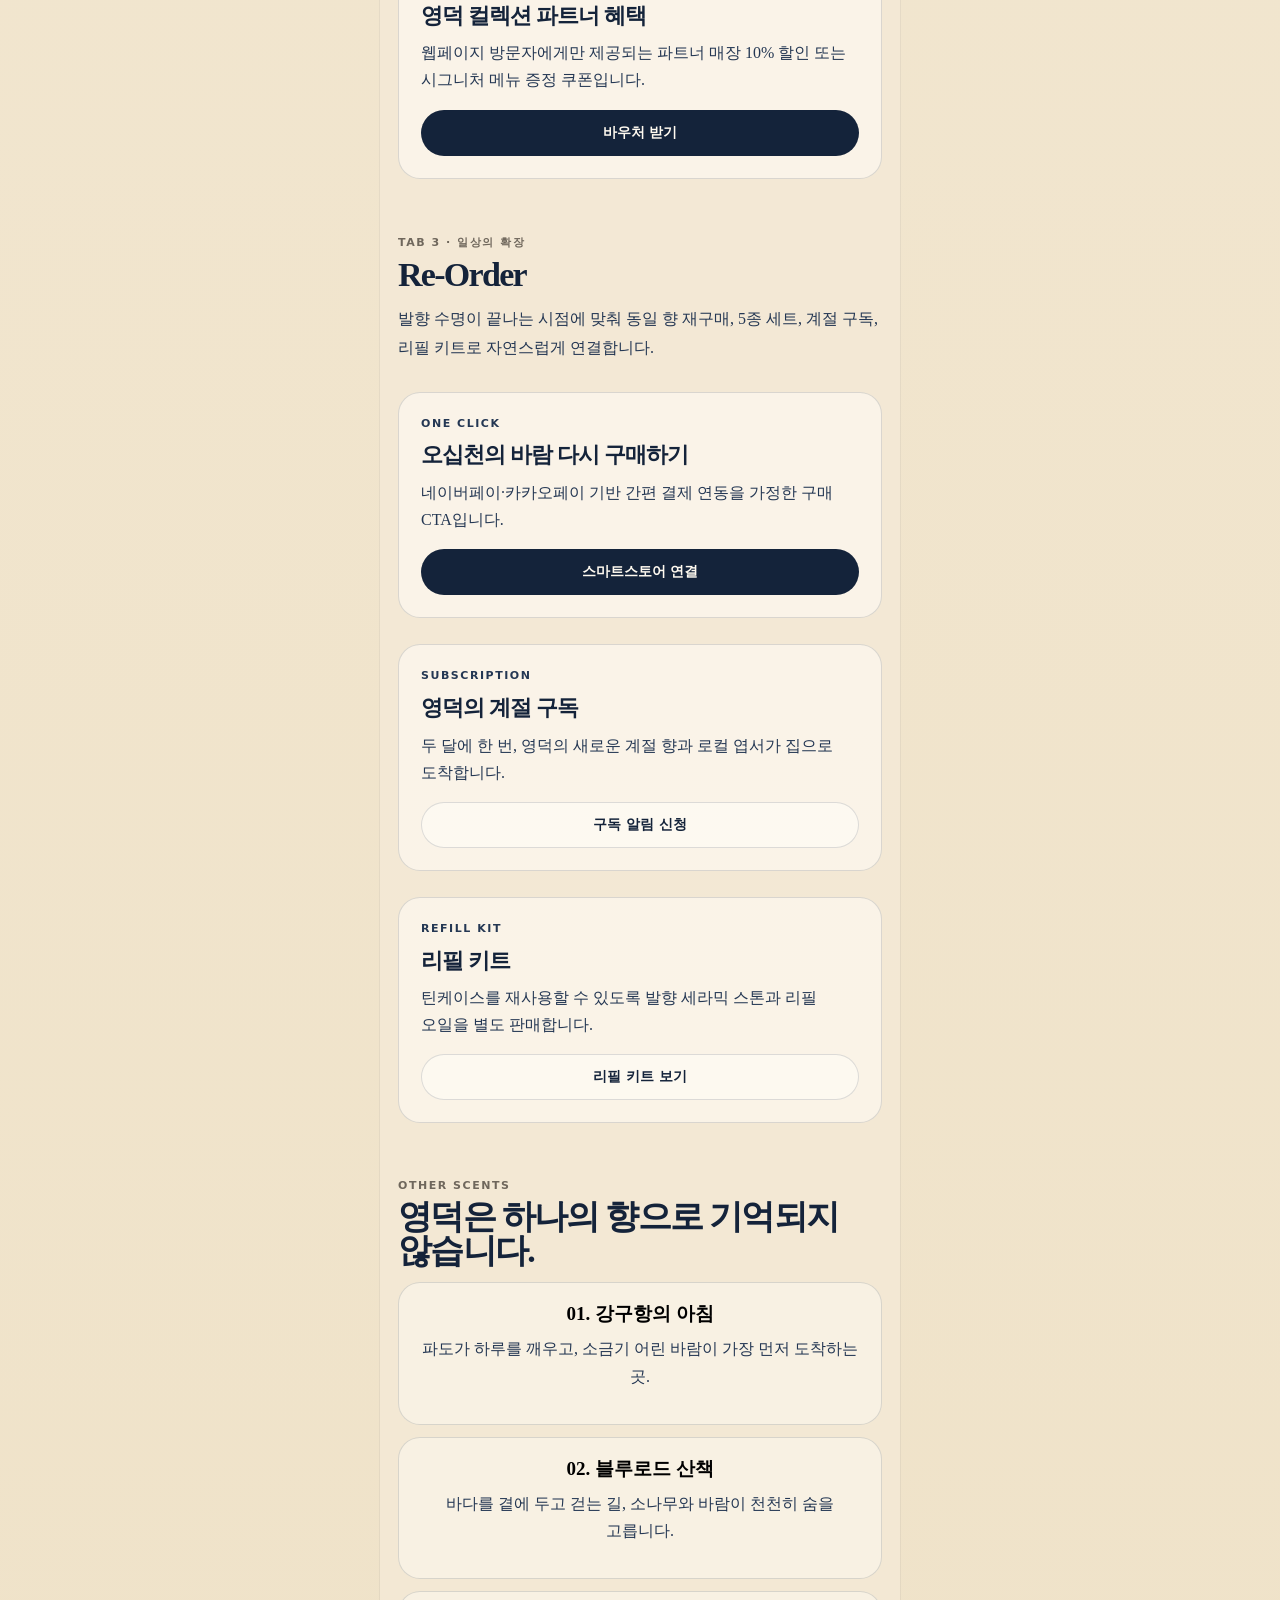
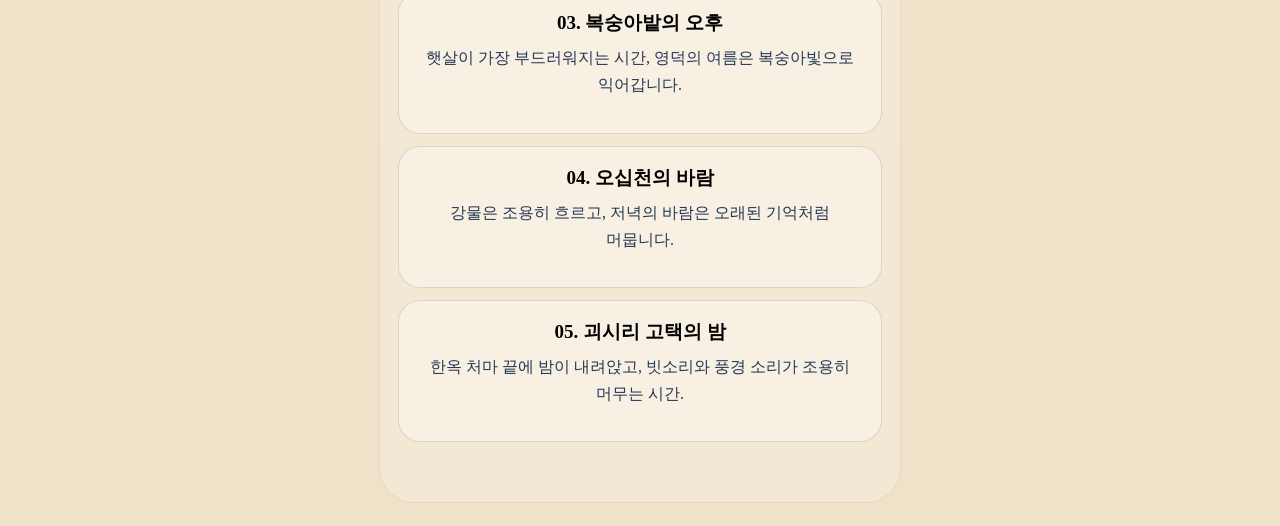
<file: scent/04/index.html>
<!doctype html><html lang="ko"><head><meta charset="utf-8"><meta name="viewport" content="width=device-width,initial-scale=1"><title>오십천의 바람</title><meta http-equiv="refresh" content="0; url=../../?scent=04"><script>location.replace('../../?scent=04')</script></head><body><a href="../../?scent=04">오십천의 바람으로 이동</a></body></html>
</file>
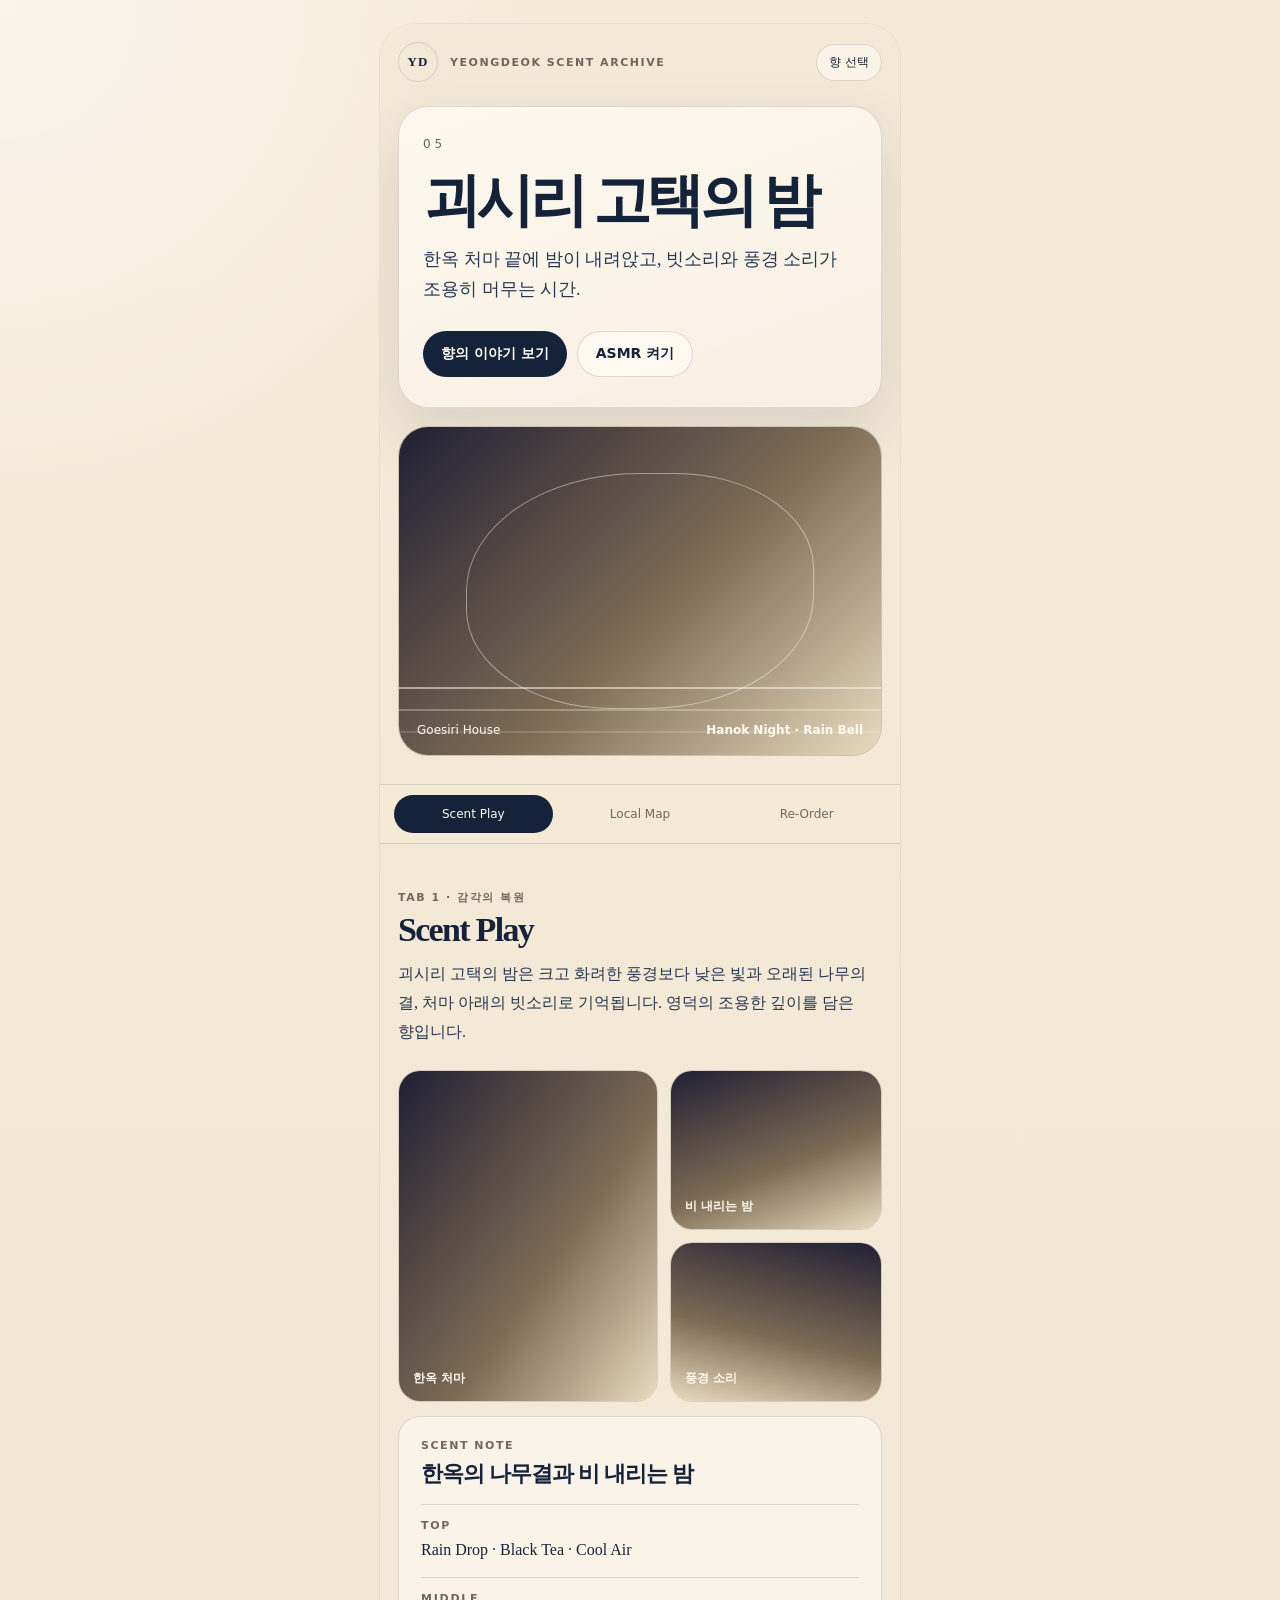
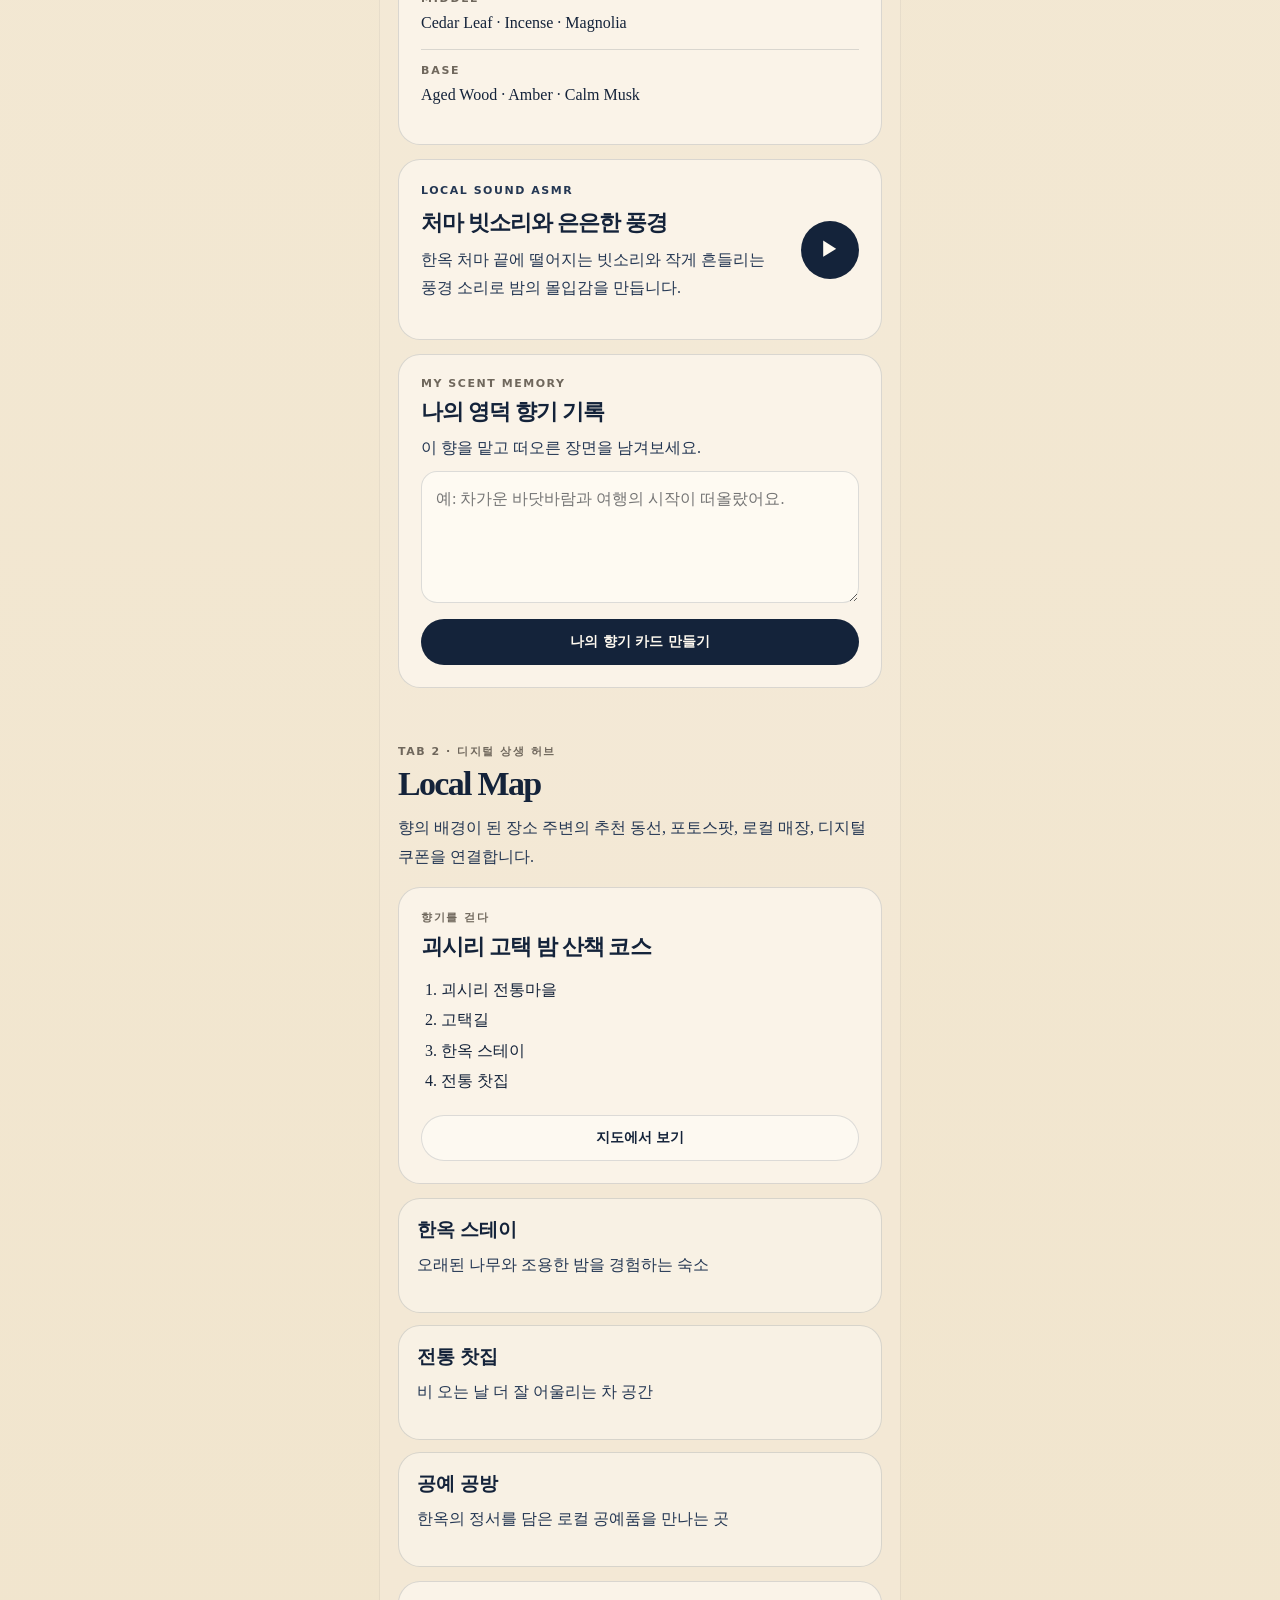
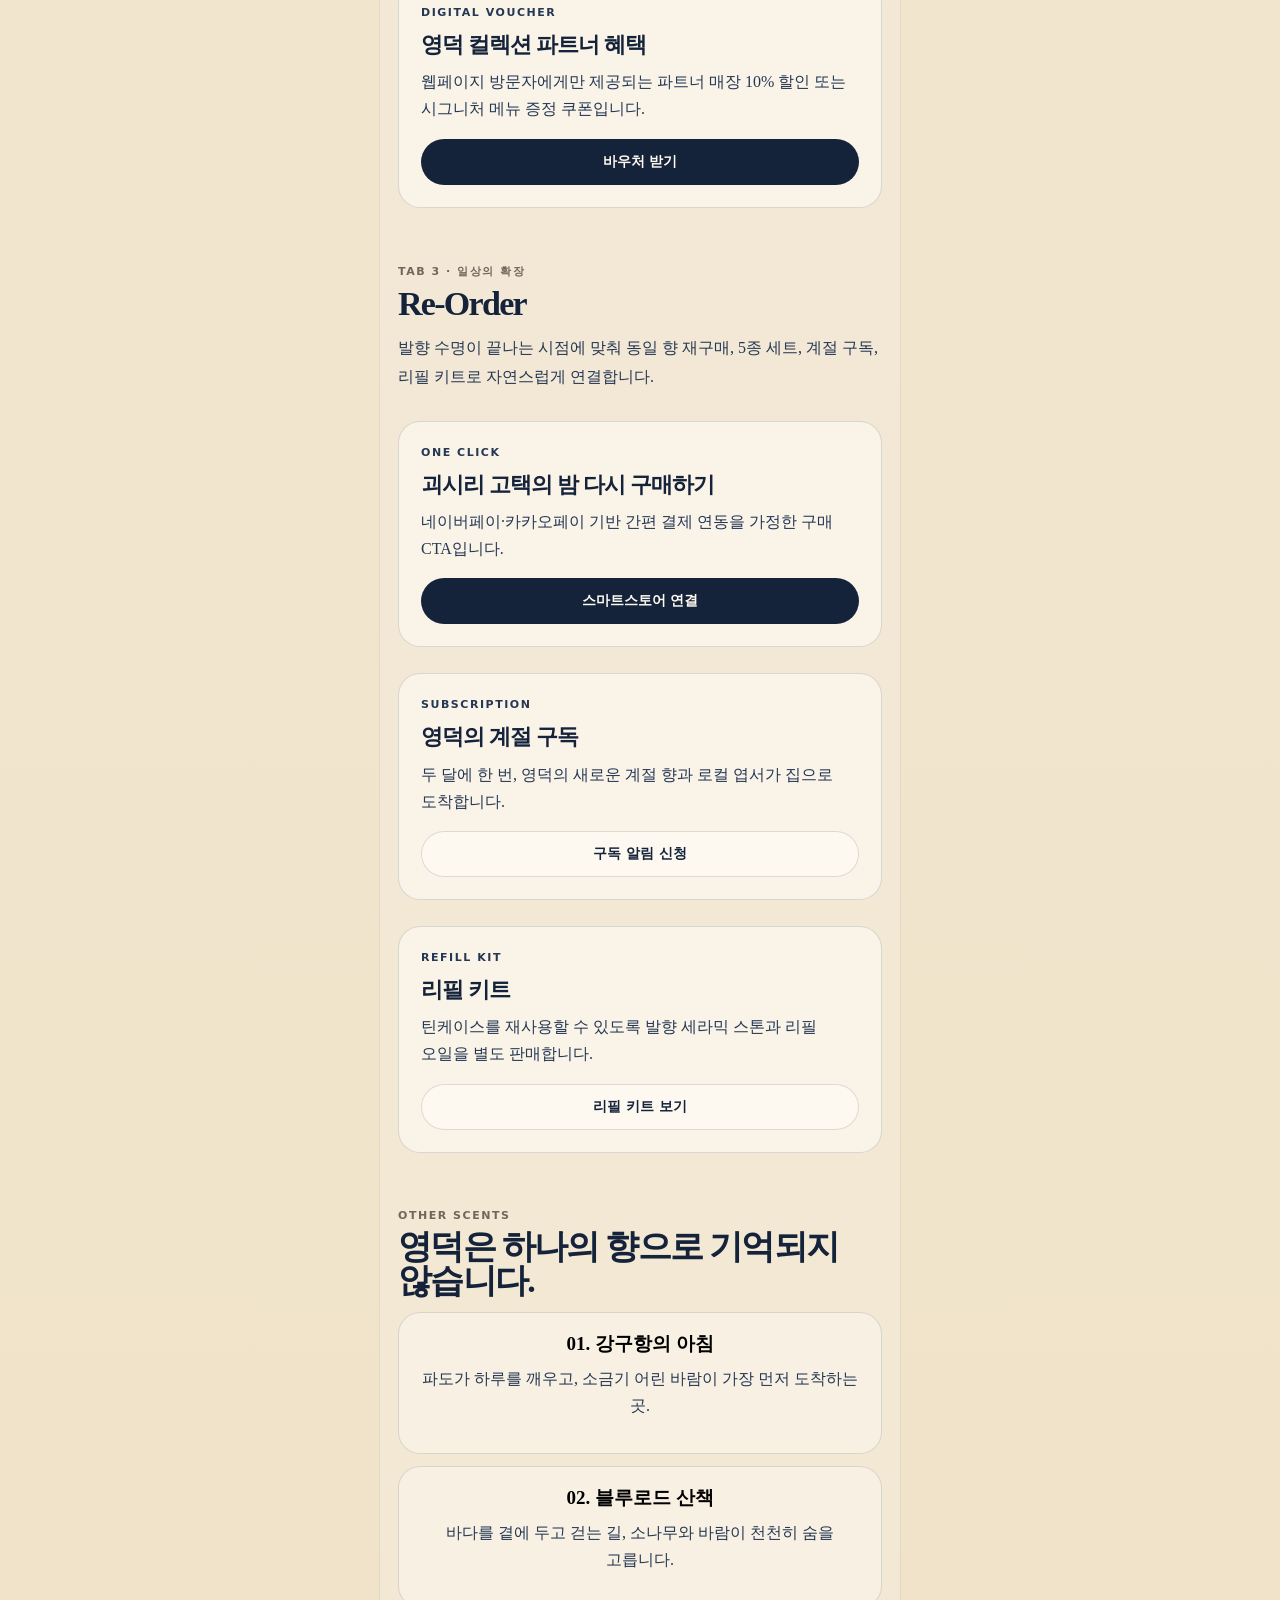
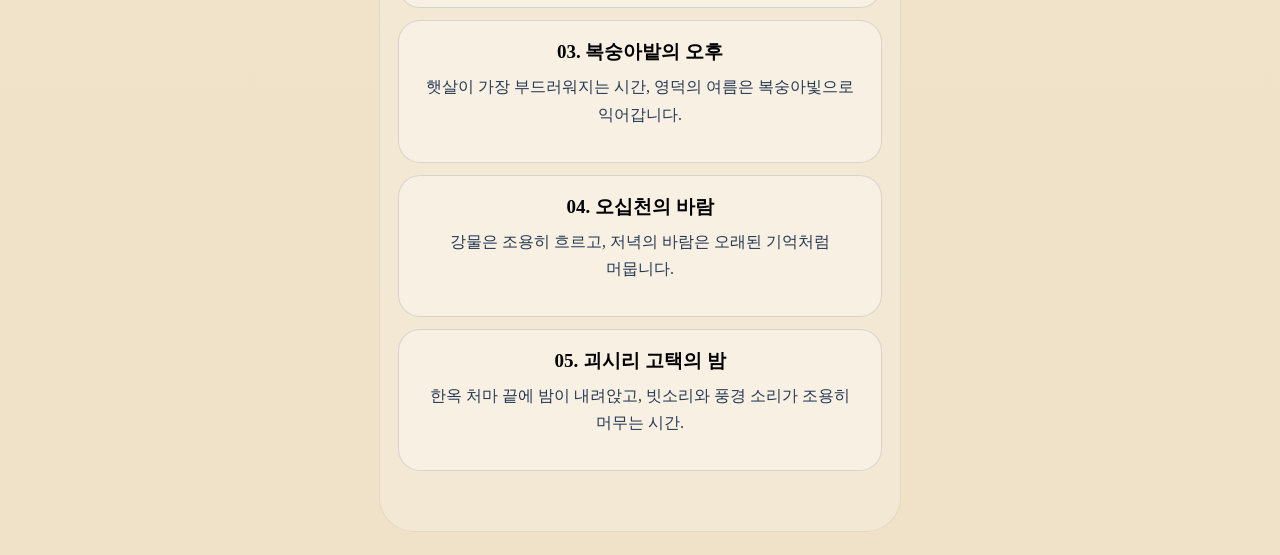
<file: scent/05/index.html>
<!doctype html><html lang="ko"><head><meta charset="utf-8"><meta name="viewport" content="width=device-width,initial-scale=1"><title>괴시리 고택의 밤</title><meta http-equiv="refresh" content="0; url=../../?scent=05"><script>location.replace('../../?scent=05')</script></head><body><a href="../../?scent=05">괴시리 고택의 밤으로 이동</a></body></html>
</file>
<file: styles.css>
:root {
  color-scheme: light;
  --paper: #f4ead7;
  --paper-deep: #eadbbf;
  --navy: #14233a;
  --navy-soft: #243753;
  --ink-muted: #6f675c;
  --line: rgba(20, 35, 58, 0.14);
  --white: rgba(255, 252, 246, 0.74);
  --shadow: 0 24px 60px rgba(20, 35, 58, 0.12);
  --radius-xl: 30px;
  --radius-lg: 22px;
  --radius-md: 16px;
}

* { box-sizing: border-box; }
html { scroll-behavior: smooth; }
body {
  margin: 0;
  min-height: 100vh;
  background:
    radial-gradient(circle at top left, rgba(255, 255, 255, 0.52), transparent 34rem),
    linear-gradient(180deg, var(--paper), #efe2c8 100%);
  color: var(--navy);
  font-family: ui-serif, 'Apple SD Gothic Neo', 'Noto Serif KR', 'Noto Sans KR', Georgia, serif;
  word-break: keep-all;
}

button, a, textarea { font: inherit; }
a { color: inherit; text-decoration: none; }
button { border: 0; cursor: pointer; }

.app-shell {
  width: min(100%, 520px);
  margin: 0 auto;
  min-height: 100vh;
  background: rgba(244, 234, 215, 0.82);
  box-shadow: 0 0 0 1px rgba(20, 35, 58, 0.05);
}

.hero {
  padding: max(18px, env(safe-area-inset-top)) 18px 28px;
}

.brand-row {
  display: grid;
  grid-template-columns: auto 1fr auto;
  align-items: center;
  gap: 12px;
  margin-bottom: 24px;
}

.brand-mark {
  display: grid;
  place-items: center;
  width: 40px;
  height: 40px;
  border: 1px solid var(--line);
  border-radius: 50%;
  font-size: 13px;
  font-weight: 700;
  letter-spacing: 0.08em;
}

.eyebrow, .section-kicker, .mini-label {
  margin: 0;
  color: var(--ink-muted);
  font-family: ui-sans-serif, system-ui, -apple-system, BlinkMacSystemFont, 'Noto Sans KR', sans-serif;
  font-size: 11px;
  font-weight: 700;
  letter-spacing: 0.14em;
}

.ghost-button {
  background: rgba(255, 252, 246, 0.54);
  border: 1px solid var(--line);
  border-radius: 999px;
  color: var(--navy);
  padding: 9px 12px;
  font-family: ui-sans-serif, system-ui, 'Noto Sans KR', sans-serif;
  font-size: 12px;
}

.welcome-card {
  padding: 30px 24px;
  border: 1px solid var(--line);
  border-radius: var(--radius-xl);
  background: linear-gradient(160deg, rgba(255, 252, 246, 0.78), rgba(255, 252, 246, 0.34));
  box-shadow: var(--shadow);
}

.scent-number {
  margin: 0 0 22px;
  font-family: ui-sans-serif, system-ui, 'Noto Sans KR', sans-serif;
  font-size: 12px;
  letter-spacing: 0.32em;
  color: var(--ink-muted);
}

h1, h2, h3, p { margin-top: 0; }
h1 {
  margin-bottom: 14px;
  font-size: clamp(38px, 11vw, 58px);
  line-height: 0.98;
  letter-spacing: -0.08em;
}

.lead {
  margin-bottom: 26px;
  font-size: 18px;
  line-height: 1.7;
  color: var(--navy-soft);
}

.hero-actions, .dialog-head {
  display: flex;
  align-items: center;
  gap: 10px;
}

.primary-button, .secondary-button {
  display: inline-flex;
  align-items: center;
  justify-content: center;
  min-height: 46px;
  border-radius: 999px;
  padding: 0 18px;
  font-family: ui-sans-serif, system-ui, 'Noto Sans KR', sans-serif;
  font-size: 14px;
  font-weight: 700;
}
.primary-button { background: var(--navy); color: #fffaf0; }
.secondary-button { background: rgba(255, 252, 246, 0.64); border: 1px solid var(--line); color: var(--navy); }
.full { width: 100%; }

.visual-card {
  overflow: hidden;
  position: relative;
  margin-top: 18px;
  min-height: 330px;
  border-radius: var(--radius-xl);
  border: 1px solid var(--line);
  background: var(--paper-deep);
}
.visual-gradient {
  position: absolute;
  inset: 0;
  background: linear-gradient(135deg, #20314f 0%, #7890a5 54%, #f4ead7 100%);
}
.visual-gradient::before {
  content: '';
  position: absolute;
  inset: 14%;
  border: 1px solid rgba(255, 252, 246, 0.45);
  border-radius: 50% 40% 48% 42%;
  filter: blur(0.2px);
}
.visual-gradient::after {
  content: '';
  position: absolute;
  left: -10%;
  right: -10%;
  bottom: 20%;
  height: 2px;
  background: rgba(255, 252, 246, 0.52);
  box-shadow: 0 22px 0 rgba(255, 252, 246, 0.28), 0 44px 0 rgba(255, 252, 246, 0.16);
}
.visual-caption {
  position: absolute;
  left: 18px;
  right: 18px;
  bottom: 18px;
  display: flex;
  justify-content: space-between;
  gap: 16px;
  align-items: end;
  color: #fffaf0;
  font-family: ui-sans-serif, system-ui, 'Noto Sans KR', sans-serif;
  font-size: 12px;
}
.visual-caption strong { max-width: 58%; text-align: right; }

.tab-bar {
  position: sticky;
  top: 0;
  z-index: 10;
  display: grid;
  grid-template-columns: repeat(3, 1fr);
  gap: 8px;
  padding: 10px 14px;
  background: rgba(244, 234, 215, 0.86);
  backdrop-filter: blur(18px);
  border-block: 1px solid var(--line);
}
.tab-link {
  display: grid;
  place-items: center;
  min-height: 38px;
  border-radius: 999px;
  font-family: ui-sans-serif, system-ui, 'Noto Sans KR', sans-serif;
  font-size: 12px;
  color: var(--ink-muted);
}
.tab-link.active { background: var(--navy); color: #fffaf0; }

.section {
  padding: 46px 18px 10px;
}
.section h2 {
  margin: 8px 0 12px;
  font-size: 34px;
  line-height: 1;
  letter-spacing: -0.05em;
}
.section-copy {
  color: var(--navy-soft);
  line-height: 1.82;
  font-size: 16px;
}

.lookbook {
  display: grid;
  grid-template-columns: 1.1fr 0.9fr;
  gap: 12px;
  margin: 24px 0 12px;
}
.look-item {
  min-height: 160px;
  border-radius: var(--radius-lg);
  padding: 14px;
  border: 1px solid var(--line);
  display: flex;
  align-items: end;
  color: #fffaf0;
  overflow: hidden;
  position: relative;
}
.look-item:first-child { min-height: 220px; grid-row: span 2; }
.look-item::before {
  content: '';
  position: absolute;
  inset: 0;
  background: var(--look-bg);
}
.look-item span {
  position: relative;
  font-family: ui-sans-serif, system-ui, 'Noto Sans KR', sans-serif;
  font-size: 12px;
  font-weight: 700;
}

.note-card, .sound-card, .memory-card, .route-card, .voucher-card, .commerce-card {
  margin-top: 14px;
  padding: 22px;
  border: 1px solid var(--line);
  border-radius: var(--radius-lg);
  background: rgba(255, 252, 246, 0.56);
}
.note-card h3, .sound-card h3, .memory-card h3, .route-card h3, .voucher-card h3, .commerce-card h3 {
  margin: 8px 0 10px;
  font-size: 22px;
  line-height: 1.25;
  letter-spacing: -0.04em;
}
.note-list { margin: 16px 0 0; }
.note-list div {
  padding: 14px 0;
  border-top: 1px solid var(--line);
}
dt {
  margin-bottom: 6px;
  color: var(--ink-muted);
  font-family: ui-sans-serif, system-ui, 'Noto Sans KR', sans-serif;
  font-size: 11px;
  font-weight: 800;
  letter-spacing: 0.16em;
}
dd { margin: 0; line-height: 1.55; }

.sound-card {
  display: grid;
  grid-template-columns: 1fr auto;
  gap: 18px;
  align-items: center;
}
.round-button {
  width: 58px;
  height: 58px;
  border-radius: 50%;
  background: var(--navy);
  color: #fffaf0;
  font-size: 20px;
}

.memory-card label {
  display: block;
  margin: 8px 0 10px;
  color: var(--navy-soft);
  line-height: 1.6;
}
textarea {
  width: 100%;
  resize: vertical;
  margin-bottom: 12px;
  padding: 14px;
  border: 1px solid var(--line);
  border-radius: var(--radius-md);
  background: rgba(255, 252, 246, 0.72);
  color: var(--navy);
  line-height: 1.6;
}
.memory-output {
  margin-top: 14px;
  padding: 20px;
  border-radius: var(--radius-md);
  background: var(--navy);
  color: #fffaf0;
  line-height: 1.8;
}

.route-list {
  margin: 14px 0 18px;
  padding-left: 20px;
  line-height: 1.9;
}
.partner-grid, .commerce-grid, .scent-grid {
  display: grid;
  gap: 12px;
  margin-top: 14px;
}
.partner-card, .scent-card {
  padding: 18px;
  border: 1px solid var(--line);
  border-radius: var(--radius-lg);
  background: rgba(255, 252, 246, 0.45);
}
.partner-card p, .scent-card p, .commerce-card p, .voucher-card p, .sound-card p { color: var(--navy-soft); line-height: 1.7; }
.partner-card h3, .scent-card h3 { margin: 0 0 8px; font-size: 19px; }
.voucher-code {
  margin: 14px 0 0;
  padding: 12px;
  text-align: center;
  border: 1px dashed var(--navy);
  border-radius: var(--radius-md);
  font-family: ui-sans-serif, system-ui, monospace;
  font-weight: 800;
  letter-spacing: 0.08em;
}
.other-section { padding-bottom: 60px; }

.scent-dialog {
  width: min(calc(100% - 28px), 480px);
  border: 1px solid var(--line);
  border-radius: 26px;
  padding: 18px;
  background: var(--paper);
  color: var(--navy);
  box-shadow: var(--shadow);
}
.scent-dialog::backdrop { background: rgba(20, 35, 58, 0.28); backdrop-filter: blur(4px); }
.dialog-head { justify-content: space-between; margin-bottom: 10px; }
.dialog-head h2 { margin: 0; }
.dialog-list { display: grid; gap: 10px; }
.dialog-item {
  width: 100%;
  padding: 16px;
  border: 1px solid var(--line);
  border-radius: var(--radius-md);
  background: rgba(255, 252, 246, 0.55);
  color: var(--navy);
  text-align: left;
}
.dialog-item strong { display: block; margin-bottom: 4px; font-size: 17px; }
.dialog-item span { color: var(--ink-muted); font-size: 13px; }

@media (min-width: 760px) {
  body { background-color: #e9ddc7; }
  .app-shell { margin-block: 24px; border-radius: 34px; overflow: clip; min-height: auto; }
}
</file>
